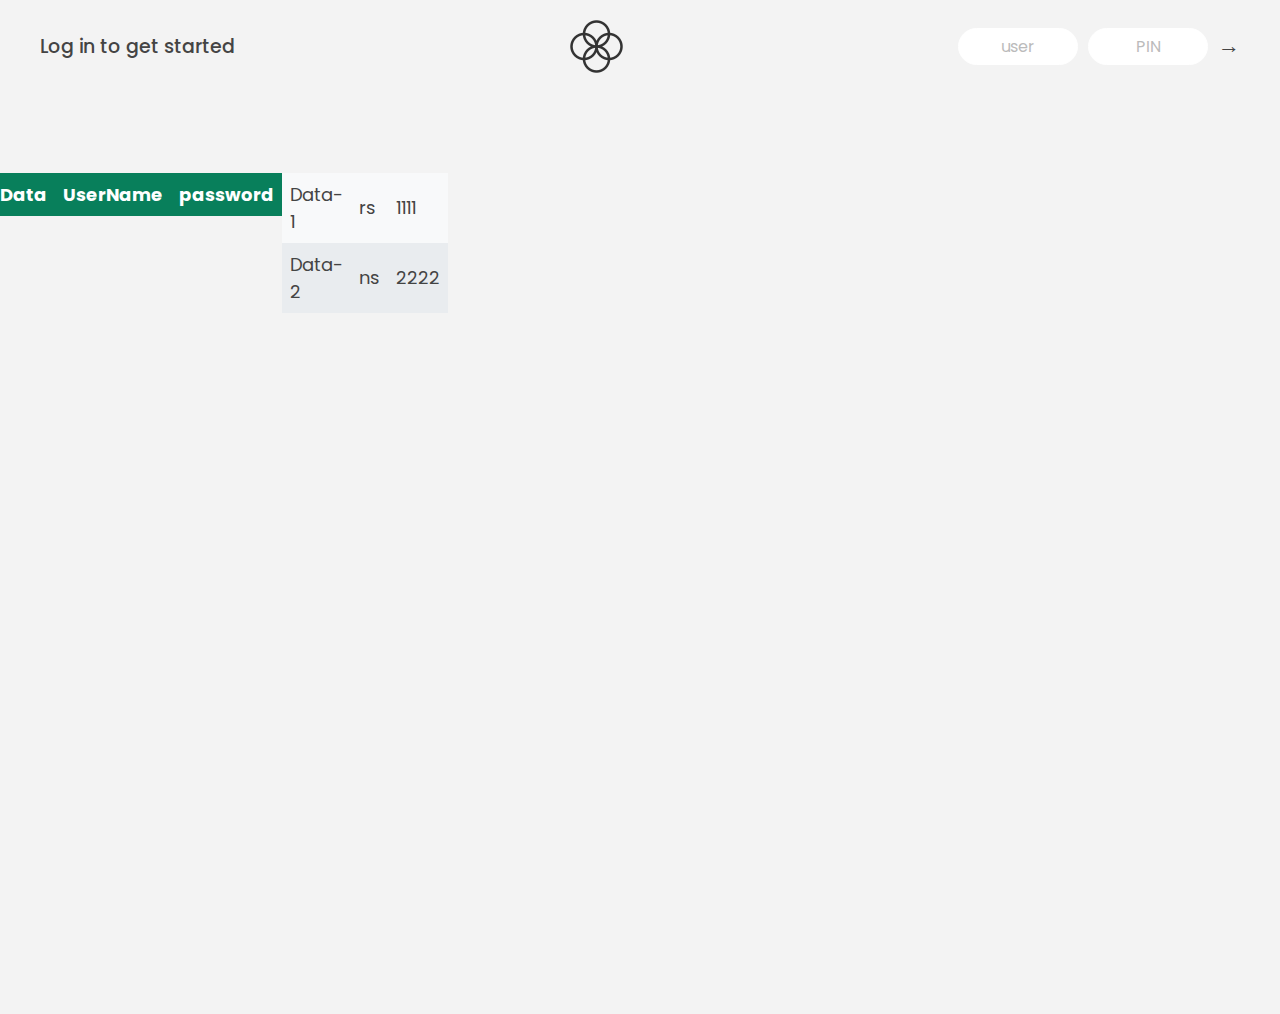
<file: Bankist-Application/index.html>
<!DOCTYPE html>
<html lang="en">
  <head>
    <meta charset="UTF-8" />
    <meta name="viewport" content="width=device-width />
    <meta http-equiv="X-UA-Compatible" content="ie=edge" />
    <link rel="shortcut icon" type="image/png" href="/icon.png" />

    <link
      href="https://fonts.googleapis.com/css?family=Poppins:400,500,600&display=swap"
      rel="stylesheet"
    />

    <link rel="stylesheet" href="style.css" />
    <title>Bankist</title>
  </head>
  <body>
    <!-- TOP NAVIGATION -->
    <nav>
      <p class="welcome">Log in to get started</p>
      <img src="logo.png" alt="Logo" class="logo" />
      <form class="login">
        <input
          type="text"
          placeholder="user"
          class="login__input login__input--user"
        />
        <!-- In practice, use type="password" -->
        <input
          type="text"
          placeholder="PIN"
          maxlength="4"
          class="login__input login__input--pin"
        />
        <button class="login__btn">&rarr;</button>
      </form>
    </nav>

    <table class="table-box">
      <thead>
        <th>Data</th>
        <th>UserName</th>
        <th>password</th>
      </thead>
      <tbody>
        <tr>
          <td>Data-1</td>
          <td>rs</td>
          <td>1111</td>
        </tr>
        <tr>
          <td>Data-2</td>
          <td>ns</td>
          <td>2222</td>
        </tr>
      </tbody>
    </table>

    <main class="app">
      <!-- BALANCE -->
      <div class="balance">
        <div>
          <p class="balance__label">Current balance</p>
          <p class="balance__date">
            As of <span class="date">05/03/2037</span>
          </p>
        </div>
        <p class="balance__value">0000€</p>
      </div>

      <!-- MOVEMENTS -->
      <div class="movements">
        <div class="movements__row">
          <div class="movements__type movements__type--deposit">2 deposit</div>
          <div class="movements__date">3 days ago</div>
          <div class="movements__value">4 000€</div>
        </div>
        <div class="movements__row">
          <div class="movements__type movements__type--withdrawal">
            1 withdrawal
          </div>
          <div class="movements__date">24/01/2037</div>
          <div class="movements__value">-378€</div>
        </div>
      </div>

      <!-- SUMMARY -->
      <div class="summary">
        <p class="summary__label">In</p>
        <p class="summary__value summary__value--in">0000€</p>
        <p class="summary__label">Out</p>
        <p class="summary__value summary__value--out">0000€</p>
        <p class="summary__label">Interest</p>
        <p class="summary__value summary__value--interest">0000€</p>
        <button class="btn--sort">&downarrow; SORT</button>
      </div>

      <!-- OPERATION: TRANSFERS -->
      <div class="operation operation--transfer">
        <h2>Transfer money</h2>
        <form class="form form--transfer">
          <input type="text" class="form__input form__input--to" />
          <input type="number" class="form__input form__input--amount" />
          <button class="form__btn form__btn--transfer">&rarr;</button>
          <label class="form__label">Transfer to</label>
          <label class="form__label">Amount</label>
        </form>
      </div>

      <!-- OPERATION: LOAN -->
      <div class="operation operation--loan">
        <h2>Request loan</h2>
        <form class="form form--loan">
          <input type="number" class="form__input form__input--loan-amount" />
          <button class="form__btn form__btn--loan">&rarr;</button>
          <label class="form__label form__label--loan">Amount</label>
        </form>
      </div>

      <!-- OPERATION: CLOSE -->
      <div class="operation operation--close">
        <h2>Close account</h2>
        <form class="form form--close">
          <input type="text" class="form__input form__input--user" />
          <input
            type="password"
            maxlength="6"
            class="form__input form__input--pin"
          />
          <button class="form__btn form__btn--close">&rarr;</button>
          <label class="form__label">Confirm user</label>
          <label class="form__label">Confirm PIN</label>
        </form>
      </div>

      <!-- LOGOUT TIMER -->
      <p class="logout-timer">
        You will be logged out in <span class="timer">05:00</span>
      </p>
    </main>

    <!-- <footer>
      &copy; by Jonas Schmedtmann. Don't claim as your own :)
    </footer> -->

    <script src="script.js"></script>
  </body>
</html>
</file>
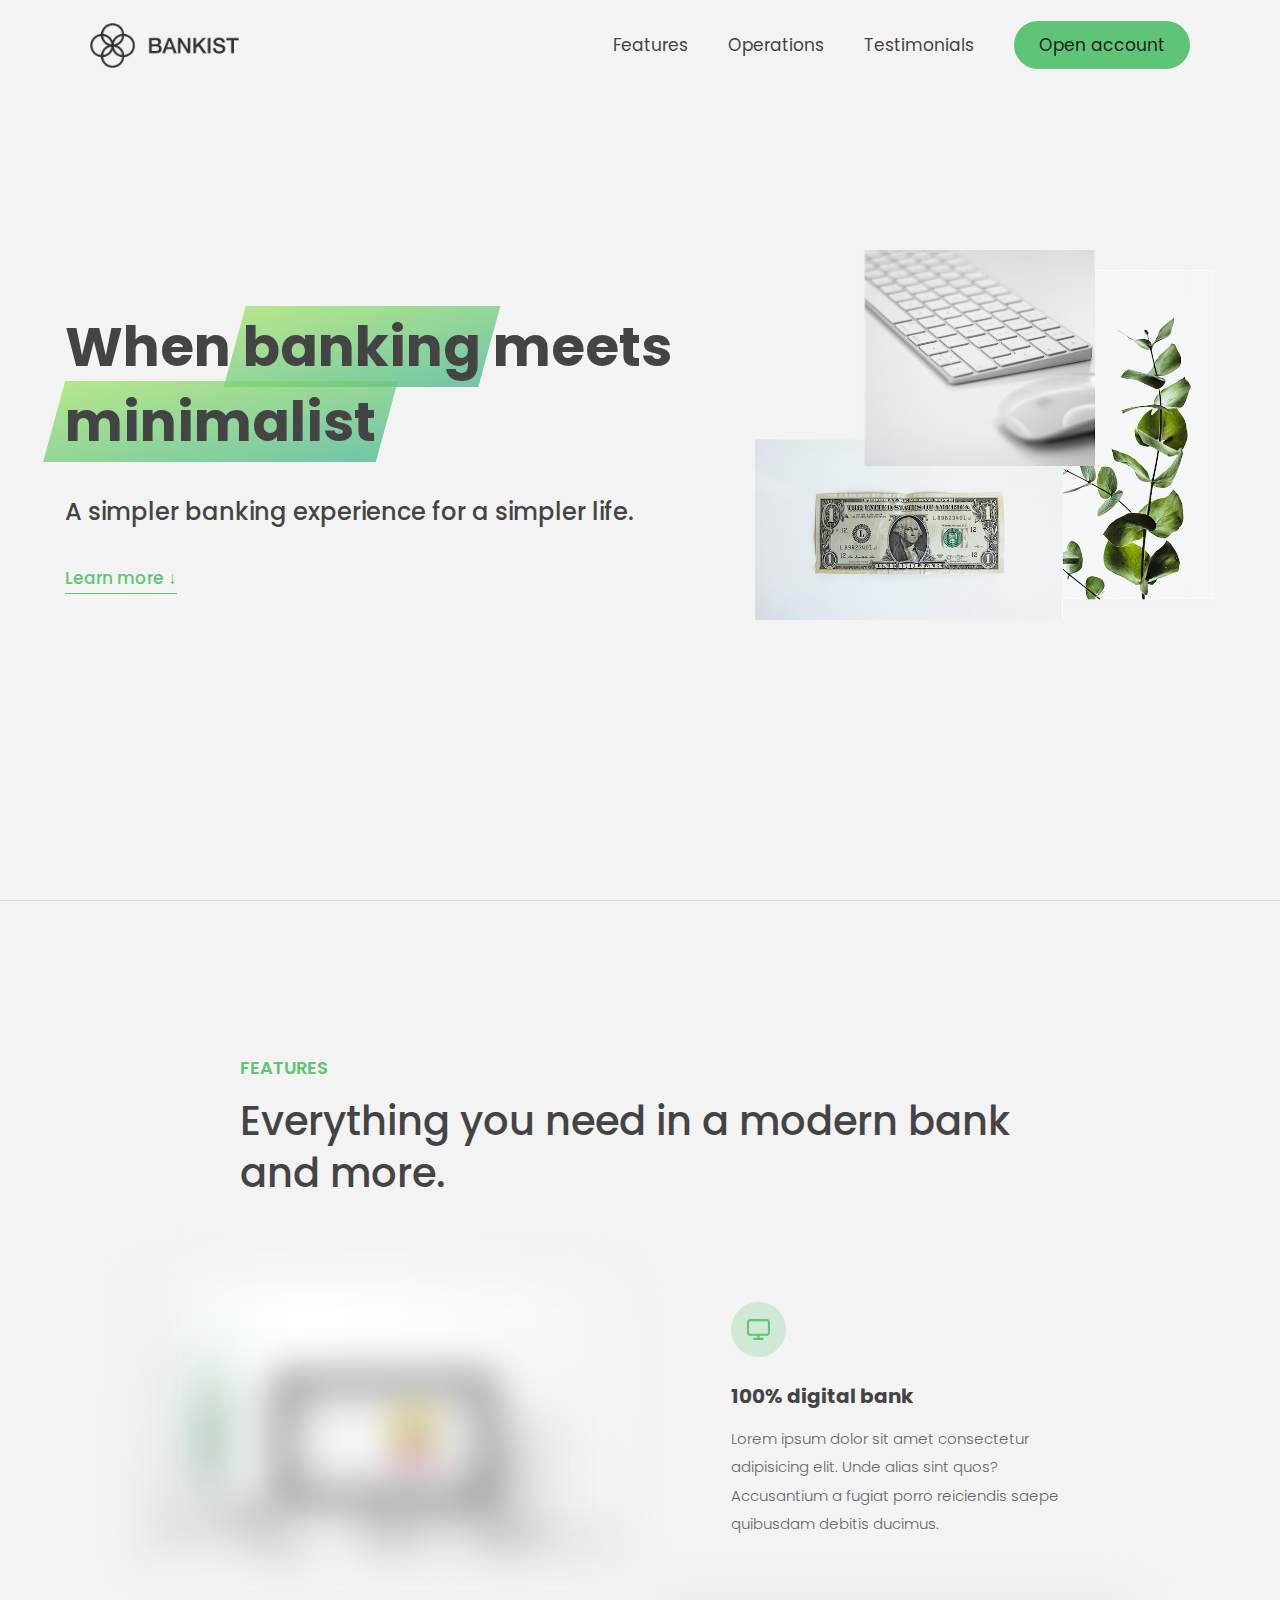
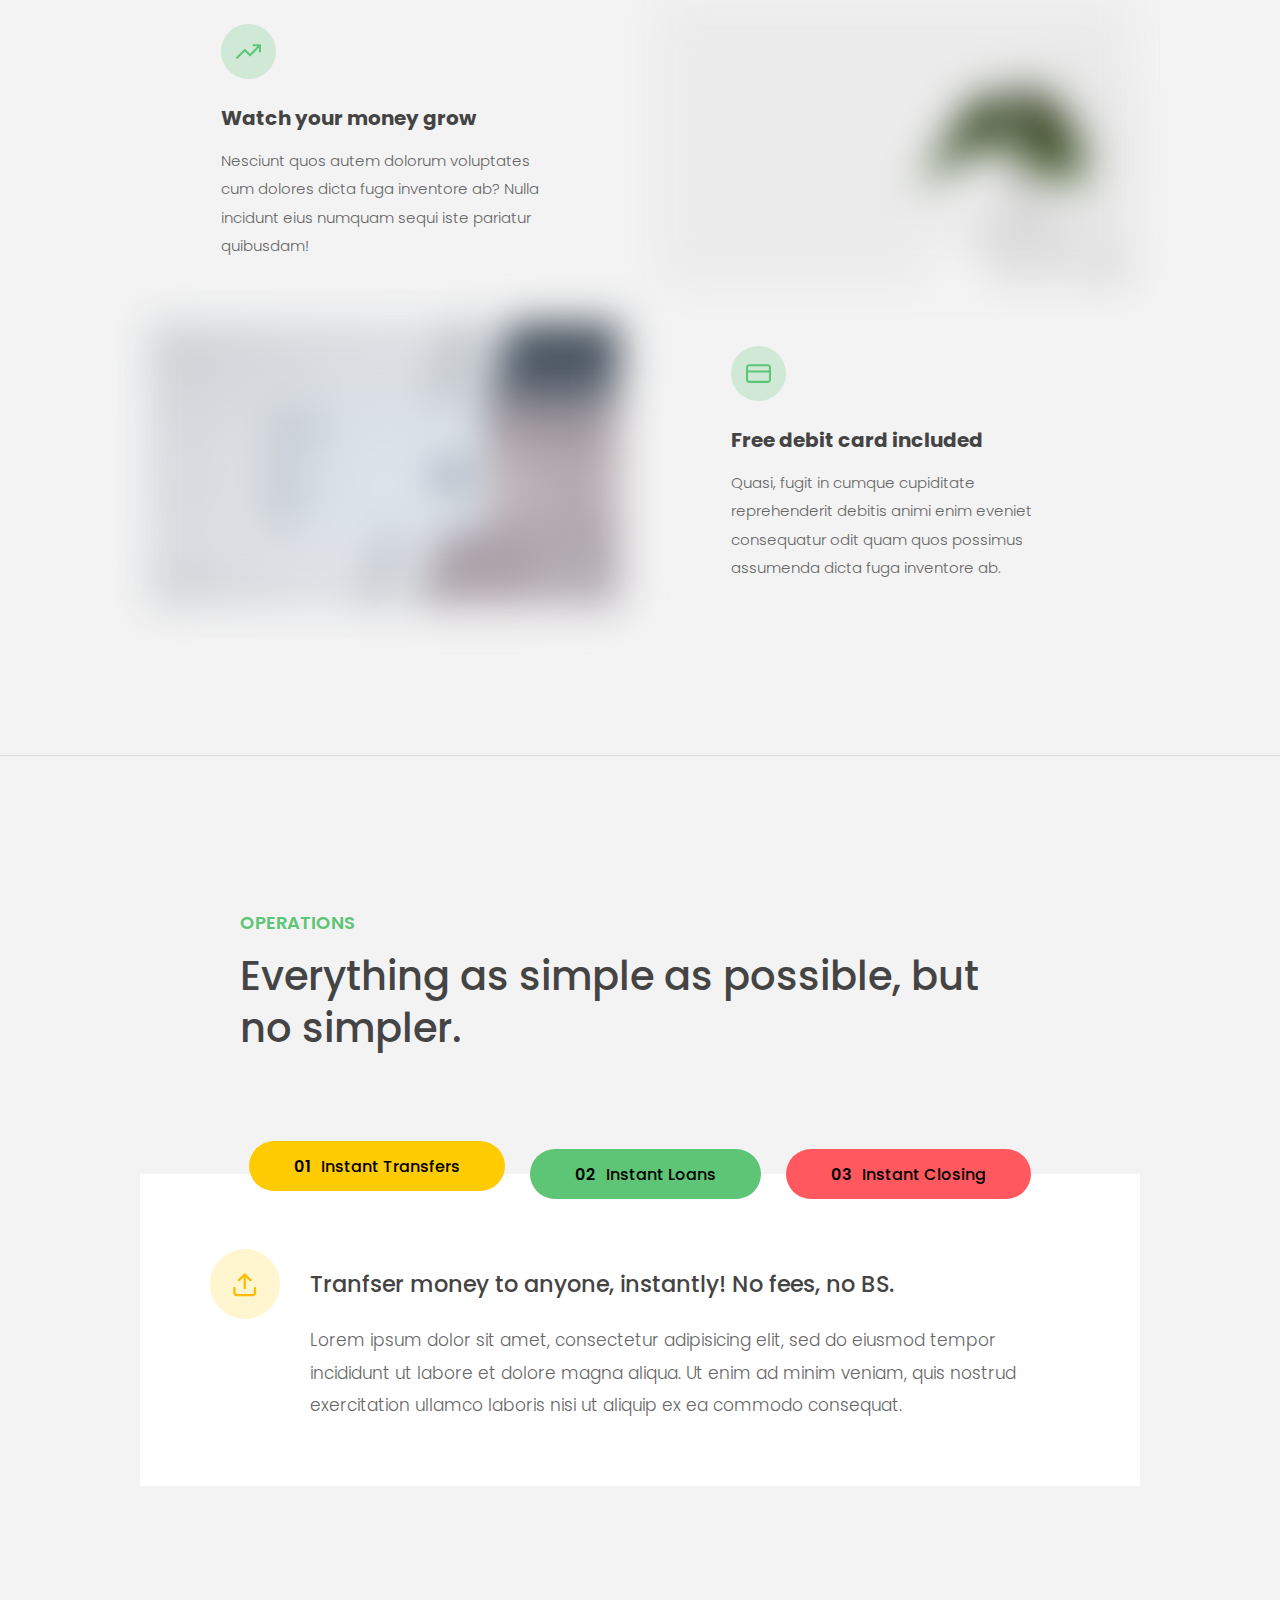
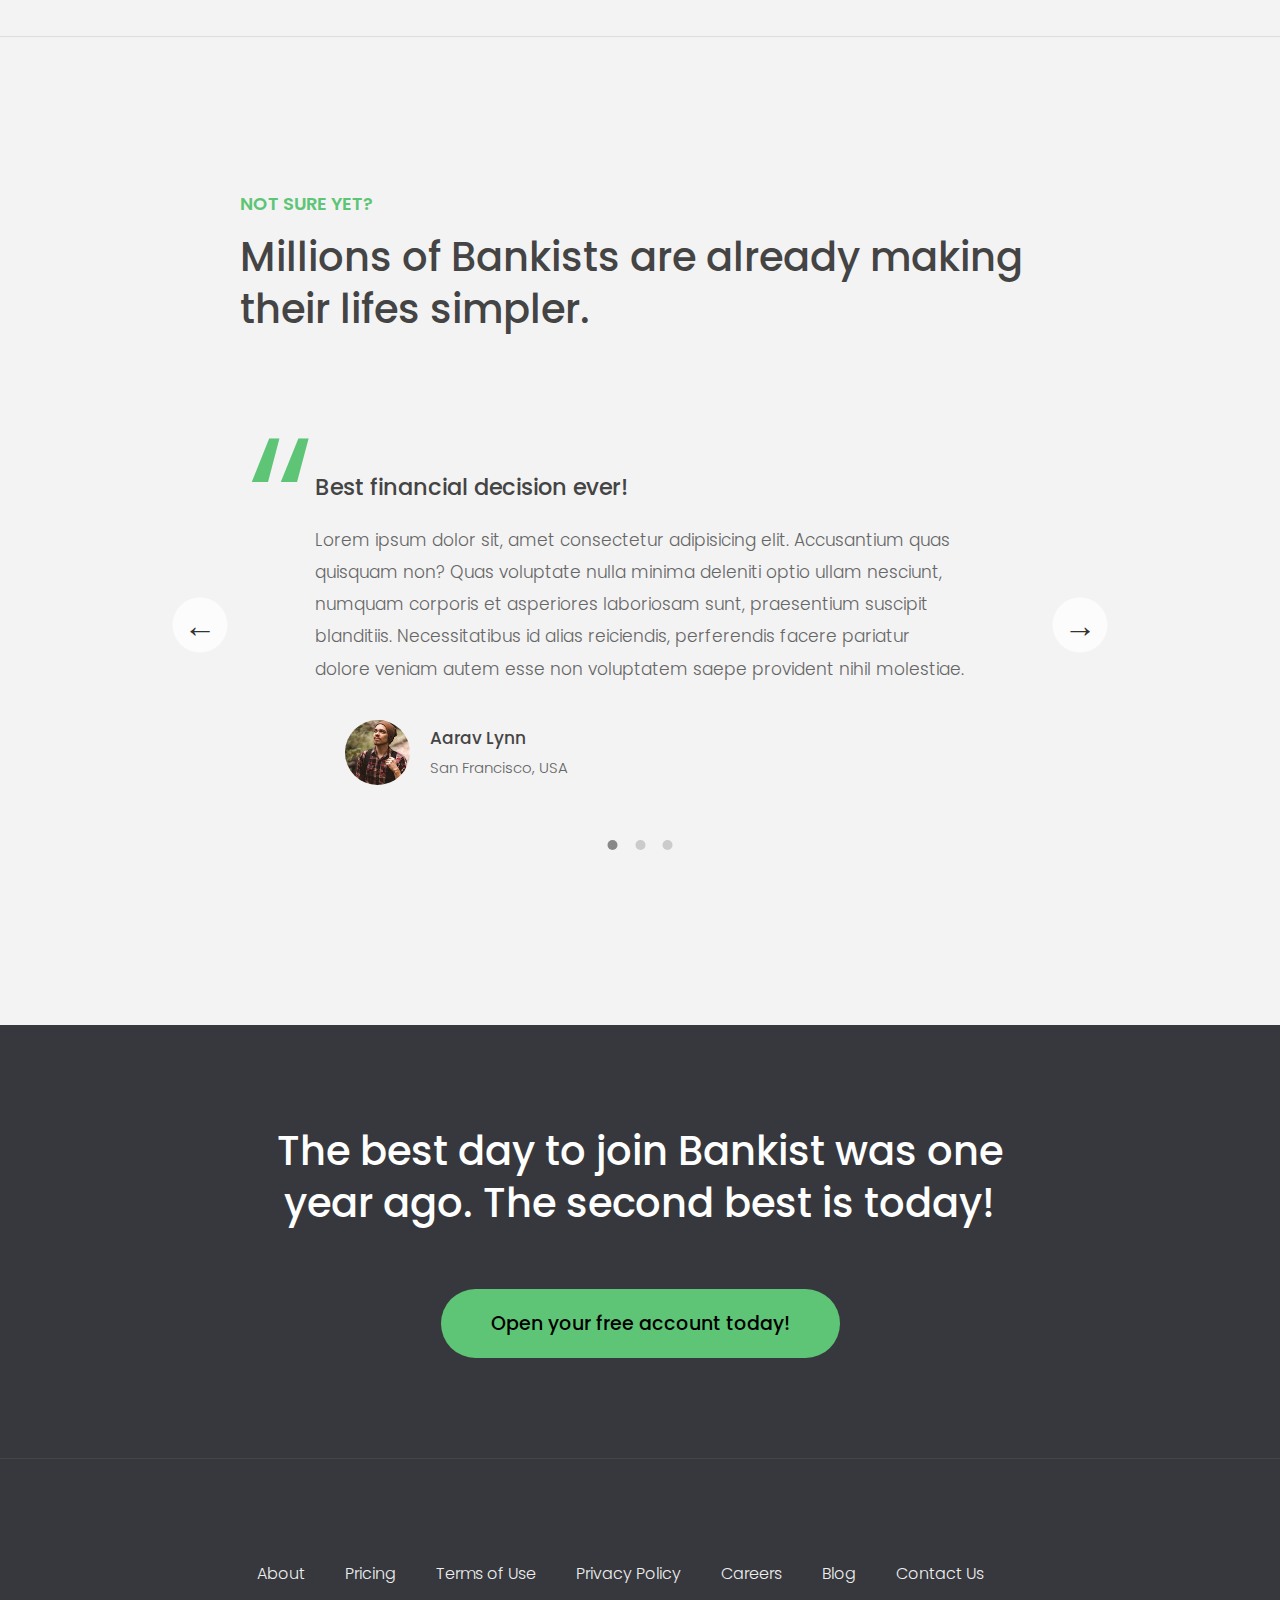
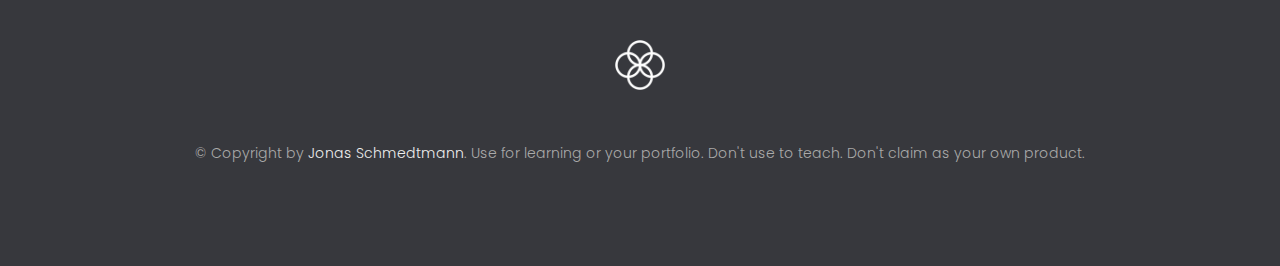
<file: Bankist-Landing-Page/index.html>
<!DOCTYPE html>
<html lang="en">
  <head>
    <meta charset="UTF-8" />
    <meta name="viewport" content="width=device-width, initial-scale=1.0" />
    <meta http-equiv="X-UA-Compatible" content="ie=edge" />
    <link rel="shortcut icon" type="image/png" href="img/icon.png" />

    <link
      href="https://fonts.googleapis.com/css?family=Poppins:300,400,500,600&display=swap"
      rel="stylesheet"
    />
    <link rel="stylesheet" href="style.css" />
    <title>Bankist | When Banking meets Minimalist</title>
  </head>
  <body>
    <header class="header">
      <nav class="nav">
        <img
          src="img/logo.png"
          alt="Bankist logo"
          class="nav__logo"
          id="logo"
        />
        <ul class="nav__links">
          <li class="nav__item">
            <a class="nav__link" href="#section--1">Features</a>
          </li>
          <li class="nav__item">
            <a class="nav__link" href="#section--2">Operations</a>
          </li>
          <li class="nav__item">
            <a class="nav__link" href="#section--3">Testimonials</a>
          </li>
          <li class="nav__item">
            <a class="nav__link nav__link--btn btn--show-modal" href="#"
              >Open account</a
            >
          </li>
        </ul>
      </nav>

      <div class="header__title">
        <h1>
          When
          <!-- Green highlight effect -->
          <span class="highlight">banking</span>
          meets<br />
          <span class="highlight">minimalist</span>
        </h1>
        <h4>A simpler banking experience for a simpler life.</h4>
        <button class="btn--text btn--scroll-to">Learn more &DownArrow;</button>
        <img
          src="img/hero.png"
          class="header__img"
          alt="Minimalist bank items"
        />
      </div>
    </header>

    <section class="section" id="section--1">
      <div class="section__title">
        <h2 class="section__description">Features</h2>
        <h3 class="section__header">
          Everything you need in a modern bank and more.
        </h3>
      </div>

      <div class="features">
        <img
          src="img/digital-lazy.jpg"
          data-src="img/digital.jpg"
          alt="Computer"
          class="features__img lazy-img"
        />
        <div class="features__feature">
          <div class="features__icon">
            <svg>
              <use xlink:href="img/icons.svg#icon-monitor"></use>
            </svg>
          </div>
          <h5 class="features__header">100% digital bank</h5>
          <p>
            Lorem ipsum dolor sit amet consectetur adipisicing elit. Unde alias
            sint quos? Accusantium a fugiat porro reiciendis saepe quibusdam
            debitis ducimus.
          </p>
        </div>

        <div class="features__feature">
          <div class="features__icon">
            <svg>
              <use xlink:href="img/icons.svg#icon-trending-up"></use>
            </svg>
          </div>
          <h5 class="features__header">Watch your money grow</h5>
          <p>
            Nesciunt quos autem dolorum voluptates cum dolores dicta fuga
            inventore ab? Nulla incidunt eius numquam sequi iste pariatur
            quibusdam!
          </p>
        </div>
        <img
          src="img/grow-lazy.jpg"
          data-src="img/grow.jpg"
          alt="Plant"
          class="features__img lazy-img"
        />

        <img
          src="img/card-lazy.jpg"
          data-src="img/card.jpg"
          alt="Credit card"
          class="features__img lazy-img"
        />
        <div class="features__feature">
          <div class="features__icon">
            <svg>
              <use xlink:href="img/icons.svg#icon-credit-card"></use>
            </svg>
          </div>
          <h5 class="features__header">Free debit card included</h5>
          <p>
            Quasi, fugit in cumque cupiditate reprehenderit debitis animi enim
            eveniet consequatur odit quam quos possimus assumenda dicta fuga
            inventore ab.
          </p>
        </div>
      </div>
    </section>

    <section class="section" id="section--2">
      <div class="section__title">
        <h2 class="section__description">Operations</h2>
        <h3 class="section__header">
          Everything as simple as possible, but no simpler.
        </h3>
      </div>

      <div class="operations">
        <div class="operations__tab-container">
          <button
            class="btn operations__tab operations__tab--1 operations__tab--active"
            data-tab="1"
          >
            <span>01</span>Instant Transfers
          </button>
          <button class="btn operations__tab operations__tab--2" data-tab="2">
            <span>02</span>Instant Loans
          </button>
          <button class="btn operations__tab operations__tab--3" data-tab="3">
            <span>03</span>Instant Closing
          </button>
        </div>
        <div
          class="operations__content operations__content--1 operations__content--active"
        >
          <div class="operations__icon operations__icon--1">
            <svg>
              <use xlink:href="img/icons.svg#icon-upload"></use>
            </svg>
          </div>
          <h5 class="operations__header">
            Tranfser money to anyone, instantly! No fees, no BS.
          </h5>
          <p>
            Lorem ipsum dolor sit amet, consectetur adipisicing elit, sed do
            eiusmod tempor incididunt ut labore et dolore magna aliqua. Ut enim
            ad minim veniam, quis nostrud exercitation ullamco laboris nisi ut
            aliquip ex ea commodo consequat.
          </p>
        </div>

        <div class="operations__content operations__content--2">
          <div class="operations__icon operations__icon--2">
            <svg>
              <use xlink:href="img/icons.svg#icon-home"></use>
            </svg>
          </div>
          <h5 class="operations__header">
            Buy a home or make your dreams come true, with instant loans.
          </h5>
          <p>
            Duis aute irure dolor in reprehenderit in voluptate velit esse
            cillum dolore eu fugiat nulla pariatur. Excepteur sint occaecat
            cupidatat non proident, sunt in culpa qui officia deserunt mollit
            anim id est laborum.
          </p>
        </div>
        <div class="operations__content operations__content--3">
          <div class="operations__icon operations__icon--3">
            <svg>
              <use xlink:href="img/icons.svg#icon-user-x"></use>
            </svg>
          </div>
          <h5 class="operations__header">
            No longer need your account? No problem! Close it instantly.
          </h5>
          <p>
            Excepteur sint occaecat cupidatat non proident, sunt in culpa qui
            officia deserunt mollit anim id est laborum. Ut enim ad minim
            veniam, quis nostrud exercitation ullamco laboris nisi ut aliquip ex
            ea commodo consequat.
          </p>
        </div>
      </div>
    </section>

    <section class="section" id="section--3">
      <div class="section__title section__title--testimonials">
        <h2 class="section__description">Not sure yet?</h2>
        <h3 class="section__header">
          Millions of Bankists are already making their lifes simpler.
        </h3>
      </div>

      <div class="slider">
        <div class="slide slide--1">
          <div class="testimonial">
            <h5 class="testimonial__header">Best financial decision ever!</h5>
            <blockquote class="testimonial__text">
              Lorem ipsum dolor sit, amet consectetur adipisicing elit.
              Accusantium quas quisquam non? Quas voluptate nulla minima
              deleniti optio ullam nesciunt, numquam corporis et asperiores
              laboriosam sunt, praesentium suscipit blanditiis. Necessitatibus
              id alias reiciendis, perferendis facere pariatur dolore veniam
              autem esse non voluptatem saepe provident nihil molestiae.
            </blockquote>
            <address class="testimonial__author">
              <img src="img/user-1.jpg" alt="" class="testimonial__photo" />
              <h6 class="testimonial__name">Aarav Lynn</h6>
              <p class="testimonial__location">San Francisco, USA</p>
            </address>
          </div>
        </div>

        <div class="slide slide--2">
          <div class="testimonial">
            <h5 class="testimonial__header">
              The last step to becoming a complete minimalist
            </h5>
            <blockquote class="testimonial__text">
              Quisquam itaque deserunt ullam, quia ea repellendus provident,
              ducimus neque ipsam modi voluptatibus doloremque, corrupti
              laborum. Incidunt numquam perferendis veritatis neque repellendus.
              Lorem, ipsum dolor sit amet consectetur adipisicing elit. Illo
              deserunt exercitationem deleniti.
            </blockquote>
            <address class="testimonial__author">
              <img src="img/user-2.jpg" alt="" class="testimonial__photo" />
              <h6 class="testimonial__name">Miyah Miles</h6>
              <p class="testimonial__location">London, UK</p>
            </address>
          </div>
        </div>

        <div class="slide slide--3">
          <div class="testimonial">
            <h5 class="testimonial__header">
              Finally free from old-school banks
            </h5>
            <blockquote class="testimonial__text">
              Debitis, nihil sit minus suscipit magni aperiam vel tenetur
              incidunt commodi architecto numquam omnis nulla autem,
              necessitatibus blanditiis modi similique quidem. Odio aliquam
              culpa dicta beatae quod maiores ipsa minus consequatur error sunt,
              deleniti saepe aliquid quos inventore sequi. Necessitatibus id
              alias reiciendis, perferendis facere.
            </blockquote>
            <address class="testimonial__author">
              <img src="img/user-3.jpg" alt="" class="testimonial__photo" />
              <h6 class="testimonial__name">Francisco Gomes</h6>
              <p class="testimonial__location">Lisbon, Portugal</p>
            </address>
          </div>
        </div>

        <!-- 
        <div class="slide"><img src="img/img-1.jpg" alt="Photo 1" /></div>
        <div class="slide"><img src="img/img-2.jpg" alt="Photo 2" /></div>
        <div class="slide"><img src="img/img-3.jpg" alt="Photo 3" /></div>
        <div class="slide"><img src="img/img-4.jpg" alt="Photo 4" /></div> -->
        <button class="slider__btn slider__btn--left">&larr;</button>
        <button class="slider__btn slider__btn--right">&rarr;</button>
        <div class="dots"></div>
      </div>
    </section>

    <section class="section section--sign-up">
      <div class="section__title">
        <h3 class="section__header">
          The best day to join Bankist was one year ago. The second best is
          today!
        </h3>
      </div>
      <button class="btn btn--show-modal">Open your free account today!</button>
    </section>

    <footer class="footer">
      <ul class="footer__nav">
        <li class="footer__item">
          <a class="footer__link" href="#">About</a>
        </li>
        <li class="footer__item">
          <a class="footer__link" href="#">Pricing</a>
        </li>
        <li class="footer__item">
          <a class="footer__link" href="#">Terms of Use</a>
        </li>
        <li class="footer__item">
          <a class="footer__link" href="#">Privacy Policy</a>
        </li>
        <li class="footer__item">
          <a class="footer__link" href="#">Careers</a>
        </li>
        <li class="footer__item">
          <a class="footer__link" href="#">Blog</a>
        </li>
        <li class="footer__item">
          <a class="footer__link" href="#">Contact Us</a>
        </li>
      </ul>
      <img src="img/icon.png" alt="Logo" class="footer__logo" />
      <p class="footer__copyright">
        &copy; Copyright by
        <a
          class="footer__link twitter-link"
          target="_blank"
          href="https://twitter.com/jonasschmedtman"
          >Jonas Schmedtmann</a
        >. Use for learning or your portfolio. Don't use to teach. Don't claim
        as your own product.
      </p>
    </footer>

    <div class="modal hidden">
      <button class="btn--close-modal">&times;</button>
      <h2 class="modal__header">
        Open your bank account <br />
        in just <span class="highlight">5 minutes</span>
      </h2>
      <form class="modal__form">
        <label>First Name</label>
        <input type="text" />
        <label>Last Name</label>
        <input type="text" />
        <label>Email Address</label>
        <input type="email" />
        <button class="btn">Next step &rarr;</button>
      </form>
    </div>
    <div class="overlay hidden"></div>

    <script src="script.js"></script>
  </body>
</html>
</file>
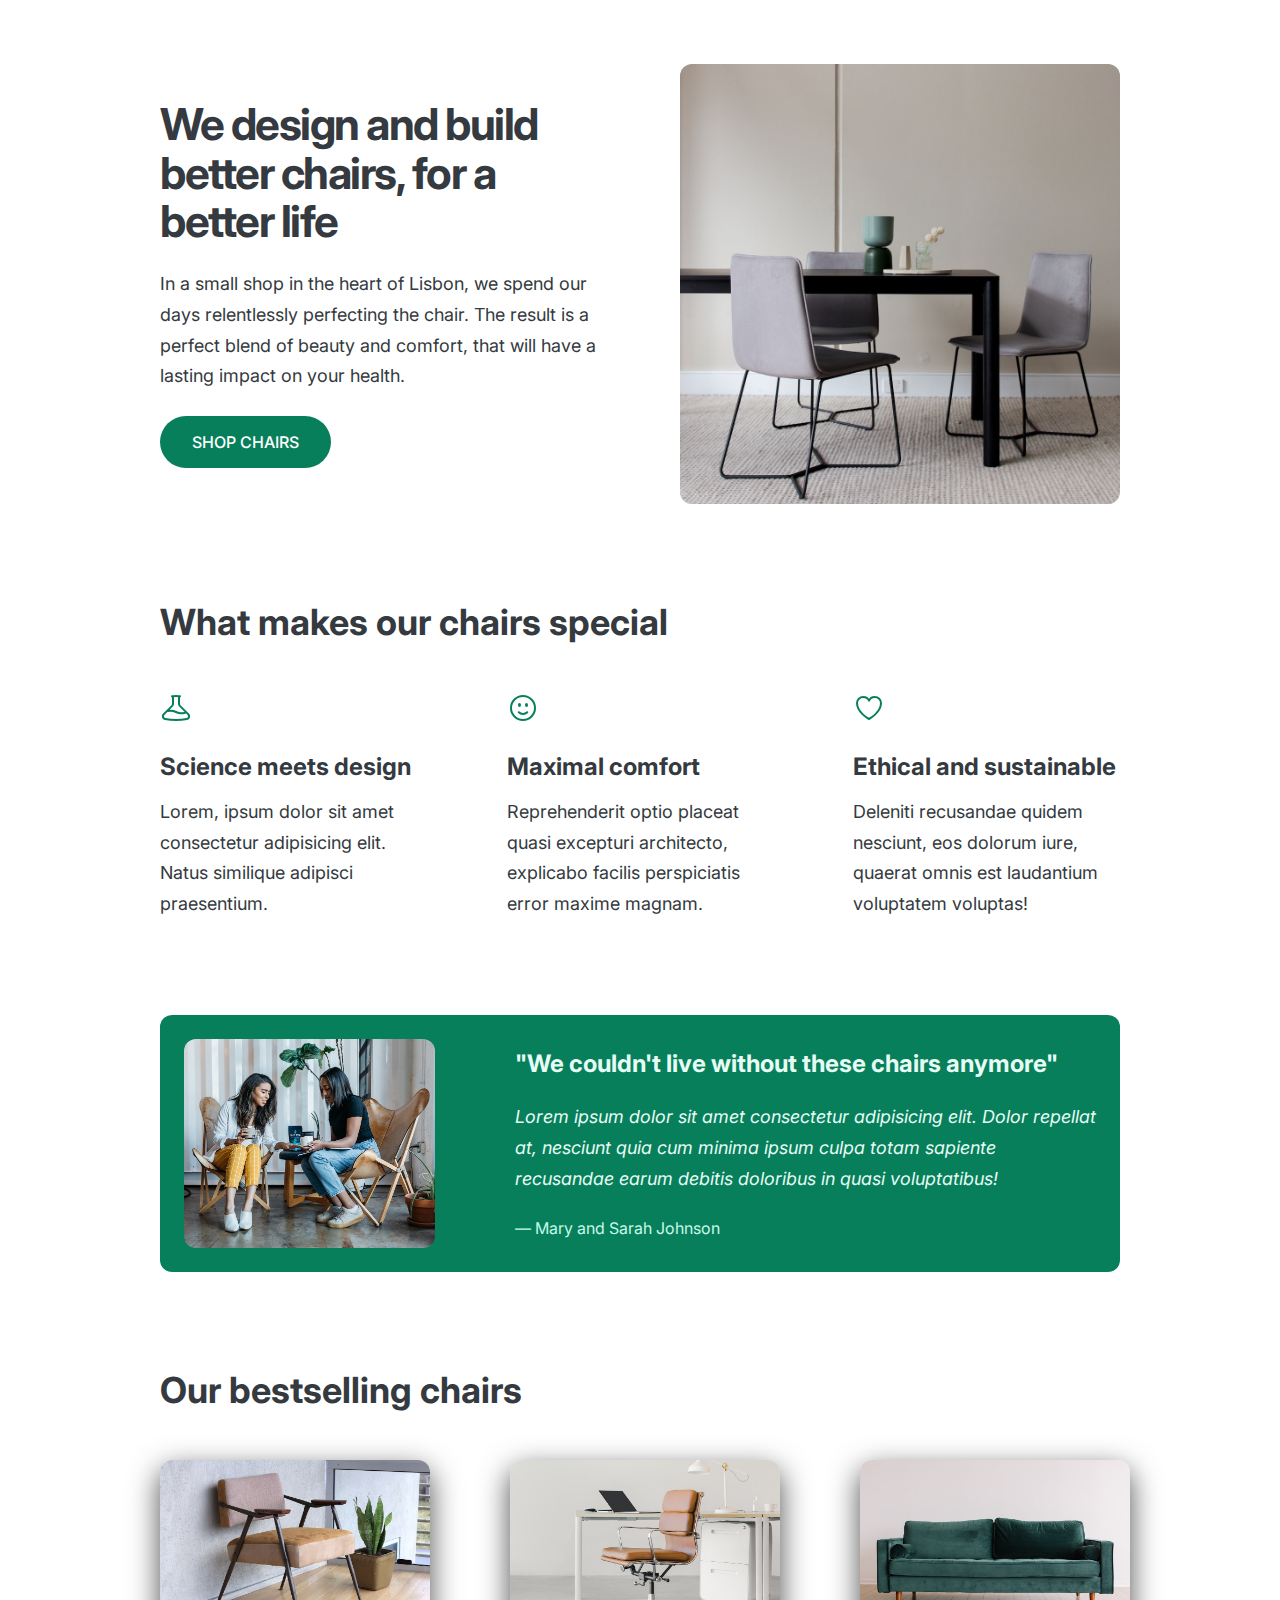
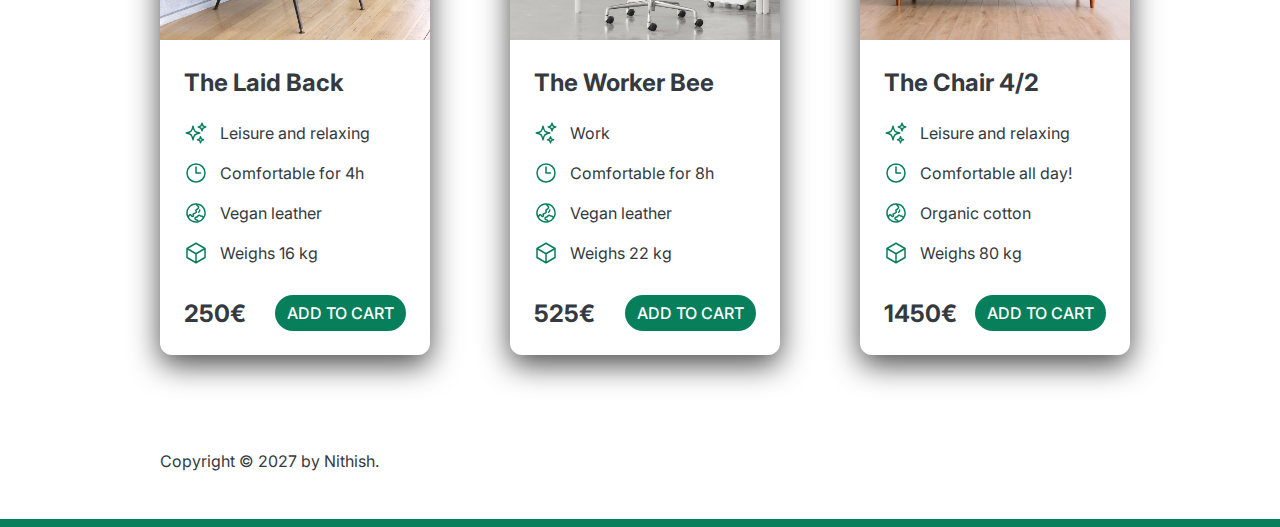
<file: Chair-Shop/index.html>
<!DOCTYPE html>
<html lang="en">
  <head>
    <meta charset="UTF-8" />
    <meta http-equiv="X-UA-Compatible" content="IE=edge" />
    <meta name="viewport" content="width=device-width, initial-scale=1.0" />
    <link rel="preconnect" href="https://fonts.googleapis.com" />
    <link rel="preconnect" href="https://fonts.gstatic.com" crossorigin />
    <link
      href="https://fonts.googleapis.com/css2?family=Inter:wght@400;500;600;700&display=swap"
      rel="stylesheet"
    />
    <link rel="stylesheet" href="style.css" />
    <title>Lisbon Chair Shop</title>
  </head>
  <body>
    <div class="container">
      <header>
        <div class="header-text-box">
          <h1>We design and build better chairs, for a better life</h1>
          <p class="header-text">
            In a small shop in the heart of Lisbon, we spend our days
            relentlessly perfecting the chair. The result is a perfect blend of
            beauty and comfort, that will have a lasting impact on your health.
          </p>
          <a class="btn btn--big" href="#"> Shop chairs</a>
        </div>
        <img src="hero.jpg" alt="Photo" />
      </header>

      <section>
        <h2>What makes our chairs special</h2>
        <div class="grid-3-cols">
          <div>
            <svg
              xmlns="http://www.w3.org/2000/svg"
              fill="none"
              viewBox="0 0 24 24"
              stroke-width="1.5"
              stroke="currentColor"
              class="features-icon"
            >
              <path
                stroke-linecap="round"
                stroke-linejoin="round"
                d="M9.75 3.104v5.714a2.25 2.25 0 0 1-.659 1.591L5 14.5M9.75 3.104c-.251.023-.501.05-.75.082m.75-.082a24.301 24.301 0 0 1 4.5 0m0 0v5.714c0 .597.237 1.17.659 1.591L19.8 15.3M14.25 3.104c.251.023.501.05.75.082M19.8 15.3l-1.57.393A9.065 9.065 0 0 1 12 15a9.065 9.065 0 0 0-6.23-.693L5 14.5m14.8.8 1.402 1.402c1.232 1.232.65 3.318-1.067 3.611A48.309 48.309 0 0 1 12 21c-2.773 0-5.491-.235-8.135-.687-1.718-.293-2.3-2.379-1.067-3.61L5 14.5"
              />
            </svg>

            <p class="features-title"><strong>Science meets design</strong></p>
            <p class="features-text">
              Lorem, ipsum dolor sit amet consectetur adipisicing elit. Natus
              similique adipisci praesentium.
            </p>
          </div>

          <div>
            <svg
              xmlns="http://www.w3.org/2000/svg"
              fill="none"
              viewBox="0 0 24 24"
              stroke-width="1.5"
              stroke="currentColor"
              class="features-icon"
            >
              <path
                stroke-linecap="round"
                stroke-linejoin="round"
                d="M15.182 15.182a4.5 4.5 0 0 1-6.364 0M21 12a9 9 0 1 1-18 0 9 9 0 0 1 18 0ZM9.75 9.75c0 .414-.168.75-.375.75S9 10.164 9 9.75 9.168 9 9.375 9s.375.336.375.75Zm-.375 0h.008v.015h-.008V9.75Zm5.625 0c0 .414-.168.75-.375.75s-.375-.336-.375-.75.168-.75.375-.75.375.336.375.75Zm-.375 0h.008v.015h-.008V9.75Z"
              />
            </svg>

            <p class="features-title">
              <strong>Maximal comfort</strong>
            </p>
            <p class="features-text">
              Reprehenderit optio placeat quasi excepturi architecto, explicabo
              facilis perspiciatis error maxime magnam.
            </p>
          </div>

          <div>
            <svg
              xmlns="http://www.w3.org/2000/svg"
              fill="none"
              viewBox="0 0 24 24"
              stroke-width="1.5"
              stroke="currentColor"
              class="features-icon"
            >
              <path
                stroke-linecap="round"
                stroke-linejoin="round"
                d="M21 8.25c0-2.485-2.099-4.5-4.688-4.5-1.935 0-3.597 1.126-4.312 2.733-.715-1.607-2.377-2.733-4.313-2.733C5.1 3.75 3 5.765 3 8.25c0 7.22 9 12 9 12s9-4.78 9-12Z"
              />
            </svg>

            <p class="features-title">
              <strong>Ethical and sustainable</strong>
            </p>
            <p class="features-text">
              Deleniti recusandae quidem nesciunt, eos dolorum iure, quaerat
              omnis est laudantium voluptatem voluptas!
            </p>
          </div>
        </div>
      </section>

      <section class="testimonial-section">
        <div class="grid-3-cols">
          <img src="customers.jpg" alt="People sitting on chairs" />
          <div class="testimonial-box">
            <h2>"We couldn't live without these chairs anymore"</h2>
            <blockquote class="testimonial-text">
              Lorem ipsum dolor sit amet consectetur adipisicing elit. Dolor
              repellat at, nesciunt quia cum minima ipsum culpa totam sapiente
              recusandae earum debitis doloribus in quasi voluptatibus!
            </blockquote>
            <p class="testimonial-author">&mdash; Mary and Sarah Johnson</p>
          </div>
        </div>
      </section>

      <section>
        <h2>Our bestselling chairs</h2>
        <div class="grid-3-cols">
          <figure class="chair">
            <img src="chair-1.jpg" alt="Chair" />
            <div class="chair-box">
              <h3>The Laid Back</h3>
              <ul class="chair-details">
                <li>
                  <svg
                    xmlns="http://www.w3.org/2000/svg"
                    fill="none"
                    viewBox="0 0 24 24"
                    stroke-width="1.5"
                    stroke="currentColor"
                    class="chair-icon"
                  >
                    <path
                      stroke-linecap="round"
                      stroke-linejoin="round"
                      d="M9.813 15.904 9 18.75l-.813-2.846a4.5 4.5 0 0 0-3.09-3.09L2.25 12l2.846-.813a4.5 4.5 0 0 0 3.09-3.09L9 5.25l.813 2.846a4.5 4.5 0 0 0 3.09 3.09L15.75 12l-2.846.813a4.5 4.5 0 0 0-3.09 3.09ZM18.259 8.715 18 9.75l-.259-1.035a3.375 3.375 0 0 0-2.455-2.456L14.25 6l1.036-.259a3.375 3.375 0 0 0 2.455-2.456L18 2.25l.259 1.035a3.375 3.375 0 0 0 2.456 2.456L21.75 6l-1.035.259a3.375 3.375 0 0 0-2.456 2.456ZM16.894 20.567 16.5 21.75l-.394-1.183a2.25 2.25 0 0 0-1.423-1.423L13.5 18.75l1.183-.394a2.25 2.25 0 0 0 1.423-1.423l.394-1.183.394 1.183a2.25 2.25 0 0 0 1.423 1.423l1.183.394-1.183.394a2.25 2.25 0 0 0-1.423 1.423Z"
                    />
                  </svg>

                  <!-- Span is a generic INLINE text element, it doesn't have any meaning. It's like a div element, but inline -->
                  <span>Leisure and relaxing</span>
                </li>
                <li>
                  <svg
                    xmlns="http://www.w3.org/2000/svg"
                    fill="none"
                    viewBox="0 0 24 24"
                    stroke-width="1.5"
                    stroke="currentColor"
                    class="chair-icon"
                  >
                    <path
                      stroke-linecap="round"
                      stroke-linejoin="round"
                      d="M12 6v6h4.5m4.5 0a9 9 0 1 1-18 0 9 9 0 0 1 18 0Z"
                    />
                  </svg>

                  <span>Comfortable for 4h</span>
                </li>
                <li>
                  <svg
                    xmlns="http://www.w3.org/2000/svg"
                    fill="none"
                    viewBox="0 0 24 24"
                    stroke-width="1.5"
                    stroke="currentColor"
                    class="chair-icon"
                  >
                    <path
                      stroke-linecap="round"
                      stroke-linejoin="round"
                      d="M12.75 3.03v.568c0 .334.148.65.405.864l1.068.89c.442.369.535 1.01.216 1.49l-.51.766a2.25 2.25 0 0 1-1.161.886l-.143.048a1.107 1.107 0 0 0-.57 1.664c.369.555.169 1.307-.427 1.605L9 13.125l.423 1.059a.956.956 0 0 1-1.652.928l-.679-.906a1.125 1.125 0 0 0-1.906.172L4.5 15.75l-.612.153M12.75 3.031a9 9 0 0 0-8.862 12.872M12.75 3.031a9 9 0 0 1 6.69 14.036m0 0-.177-.529A2.25 2.25 0 0 0 17.128 15H16.5l-.324-.324a1.453 1.453 0 0 0-2.328.377l-.036.073a1.586 1.586 0 0 1-.982.816l-.99.282c-.55.157-.894.702-.8 1.267l.073.438c.08.474.49.821.97.821.846 0 1.598.542 1.865 1.345l.215.643m5.276-3.67a9.012 9.012 0 0 1-5.276 3.67m0 0a9 9 0 0 1-10.275-4.835M15.75 9c0 .896-.393 1.7-1.016 2.25"
                    />
                  </svg>

                  <span>Vegan leather</span>
                </li>
                <li>
                  <svg
                    xmlns="http://www.w3.org/2000/svg"
                    fill="none"
                    viewBox="0 0 24 24"
                    stroke-width="1.5"
                    stroke="currentColor"
                    class="chair-icon"
                  >
                    <path
                      stroke-linecap="round"
                      stroke-linejoin="round"
                      d="m21 7.5-9-5.25L3 7.5m18 0-9 5.25m9-5.25v9l-9 5.25M3 7.5l9 5.25M3 7.5v9l9 5.25m0-9v9"
                    />
                  </svg>

                  <span>Weighs 16 kg</span>
                </li>
              </ul>
              <div class="chair-price">
                <strong>250€</strong>
                <a href="#" class="btn btn--small">Add to cart</a>
              </div>
            </div>
          </figure>

          <figure class="chair">
            <img src="chair-2.jpg" alt="Chair" />
            <div class="chair-box">
              <h3>The Worker Bee</h3>
              <ul class="chair-details">
                <li>
                  <svg
                    xmlns="http://www.w3.org/2000/svg"
                    fill="none"
                    viewBox="0 0 24 24"
                    stroke-width="1.5"
                    stroke="currentColor"
                    class="chair-icon"
                  >
                    <path
                      stroke-linecap="round"
                      stroke-linejoin="round"
                      d="M9.813 15.904 9 18.75l-.813-2.846a4.5 4.5 0 0 0-3.09-3.09L2.25 12l2.846-.813a4.5 4.5 0 0 0 3.09-3.09L9 5.25l.813 2.846a4.5 4.5 0 0 0 3.09 3.09L15.75 12l-2.846.813a4.5 4.5 0 0 0-3.09 3.09ZM18.259 8.715 18 9.75l-.259-1.035a3.375 3.375 0 0 0-2.455-2.456L14.25 6l1.036-.259a3.375 3.375 0 0 0 2.455-2.456L18 2.25l.259 1.035a3.375 3.375 0 0 0 2.456 2.456L21.75 6l-1.035.259a3.375 3.375 0 0 0-2.456 2.456ZM16.894 20.567 16.5 21.75l-.394-1.183a2.25 2.25 0 0 0-1.423-1.423L13.5 18.75l1.183-.394a2.25 2.25 0 0 0 1.423-1.423l.394-1.183.394 1.183a2.25 2.25 0 0 0 1.423 1.423l1.183.394-1.183.394a2.25 2.25 0 0 0-1.423 1.423Z"
                    />
                  </svg>
                  <span>Work</span>
                </li>
                <li>
                  <svg
                    xmlns="http://www.w3.org/2000/svg"
                    fill="none"
                    viewBox="0 0 24 24"
                    stroke-width="1.5"
                    stroke="currentColor"
                    class="chair-icon"
                  >
                    <path
                      stroke-linecap="round"
                      stroke-linejoin="round"
                      d="M12 6v6h4.5m4.5 0a9 9 0 1 1-18 0 9 9 0 0 1 18 0Z"
                    />
                  </svg>
                  <span>Comfortable for 8h</span>
                </li>
                <li>
                  <svg
                    xmlns="http://www.w3.org/2000/svg"
                    fill="none"
                    viewBox="0 0 24 24"
                    stroke-width="1.5"
                    stroke="currentColor"
                    class="chair-icon"
                  >
                    <path
                      stroke-linecap="round"
                      stroke-linejoin="round"
                      d="M12.75 3.03v.568c0 .334.148.65.405.864l1.068.89c.442.369.535 1.01.216 1.49l-.51.766a2.25 2.25 0 0 1-1.161.886l-.143.048a1.107 1.107 0 0 0-.57 1.664c.369.555.169 1.307-.427 1.605L9 13.125l.423 1.059a.956.956 0 0 1-1.652.928l-.679-.906a1.125 1.125 0 0 0-1.906.172L4.5 15.75l-.612.153M12.75 3.031a9 9 0 0 0-8.862 12.872M12.75 3.031a9 9 0 0 1 6.69 14.036m0 0-.177-.529A2.25 2.25 0 0 0 17.128 15H16.5l-.324-.324a1.453 1.453 0 0 0-2.328.377l-.036.073a1.586 1.586 0 0 1-.982.816l-.99.282c-.55.157-.894.702-.8 1.267l.073.438c.08.474.49.821.97.821.846 0 1.598.542 1.865 1.345l.215.643m5.276-3.67a9.012 9.012 0 0 1-5.276 3.67m0 0a9 9 0 0 1-10.275-4.835M15.75 9c0 .896-.393 1.7-1.016 2.25"
                    />
                  </svg>
                  <span>Vegan leather</span>
                </li>
                <li>
                  <svg
                    xmlns="http://www.w3.org/2000/svg"
                    fill="none"
                    viewBox="0 0 24 24"
                    stroke-width="1.5"
                    stroke="currentColor"
                    class="chair-icon"
                  >
                    <path
                      stroke-linecap="round"
                      stroke-linejoin="round"
                      d="m21 7.5-9-5.25L3 7.5m18 0-9 5.25m9-5.25v9l-9 5.25M3 7.5l9 5.25M3 7.5v9l9 5.25m0-9v9"
                    />
                  </svg>
                  <span>Weighs 22 kg</span>
                </li>
              </ul>
              <div class="chair-price">
                <strong>525€</strong>
                <a href="#" class="btn btn--small">Add to cart</a>
              </div>
            </div>
          </figure>

          <figure class="chair">
            <img src="chair-3.jpg" alt="Chair" />
            <div class="chair-box">
              <h3>The Chair 4/2</h3>
              <ul class="chair-details">
                <li>
                  <svg
                    xmlns="http://www.w3.org/2000/svg"
                    fill="none"
                    viewBox="0 0 24 24"
                    stroke-width="1.5"
                    stroke="currentColor"
                    class="chair-icon"
                  >
                    <path
                      stroke-linecap="round"
                      stroke-linejoin="round"
                      d="M9.813 15.904 9 18.75l-.813-2.846a4.5 4.5 0 0 0-3.09-3.09L2.25 12l2.846-.813a4.5 4.5 0 0 0 3.09-3.09L9 5.25l.813 2.846a4.5 4.5 0 0 0 3.09 3.09L15.75 12l-2.846.813a4.5 4.5 0 0 0-3.09 3.09ZM18.259 8.715 18 9.75l-.259-1.035a3.375 3.375 0 0 0-2.455-2.456L14.25 6l1.036-.259a3.375 3.375 0 0 0 2.455-2.456L18 2.25l.259 1.035a3.375 3.375 0 0 0 2.456 2.456L21.75 6l-1.035.259a3.375 3.375 0 0 0-2.456 2.456ZM16.894 20.567 16.5 21.75l-.394-1.183a2.25 2.25 0 0 0-1.423-1.423L13.5 18.75l1.183-.394a2.25 2.25 0 0 0 1.423-1.423l.394-1.183.394 1.183a2.25 2.25 0 0 0 1.423 1.423l1.183.394-1.183.394a2.25 2.25 0 0 0-1.423 1.423Z"
                    />
                  </svg>
                  <span>Leisure and relaxing</span>
                </li>
                <li>
                  <svg
                    xmlns="http://www.w3.org/2000/svg"
                    fill="none"
                    viewBox="0 0 24 24"
                    stroke-width="1.5"
                    stroke="currentColor"
                    class="chair-icon"
                  >
                    <path
                      stroke-linecap="round"
                      stroke-linejoin="round"
                      d="M12 6v6h4.5m4.5 0a9 9 0 1 1-18 0 9 9 0 0 1 18 0Z"
                    />
                  </svg>
                  <span>Comfortable all day!</span>
                </li>
                <li>
                  <svg
                    xmlns="http://www.w3.org/2000/svg"
                    fill="none"
                    viewBox="0 0 24 24"
                    stroke-width="1.5"
                    stroke="currentColor"
                    class="chair-icon"
                  >
                    <path
                      stroke-linecap="round"
                      stroke-linejoin="round"
                      d="M12.75 3.03v.568c0 .334.148.65.405.864l1.068.89c.442.369.535 1.01.216 1.49l-.51.766a2.25 2.25 0 0 1-1.161.886l-.143.048a1.107 1.107 0 0 0-.57 1.664c.369.555.169 1.307-.427 1.605L9 13.125l.423 1.059a.956.956 0 0 1-1.652.928l-.679-.906a1.125 1.125 0 0 0-1.906.172L4.5 15.75l-.612.153M12.75 3.031a9 9 0 0 0-8.862 12.872M12.75 3.031a9 9 0 0 1 6.69 14.036m0 0-.177-.529A2.25 2.25 0 0 0 17.128 15H16.5l-.324-.324a1.453 1.453 0 0 0-2.328.377l-.036.073a1.586 1.586 0 0 1-.982.816l-.99.282c-.55.157-.894.702-.8 1.267l.073.438c.08.474.49.821.97.821.846 0 1.598.542 1.865 1.345l.215.643m5.276-3.67a9.012 9.012 0 0 1-5.276 3.67m0 0a9 9 0 0 1-10.275-4.835M15.75 9c0 .896-.393 1.7-1.016 2.25"
                    />
                  </svg>
                  <span>Organic cotton</span>
                </li>
                <li>
                  <svg
                    xmlns="http://www.w3.org/2000/svg"
                    fill="none"
                    viewBox="0 0 24 24"
                    stroke-width="1.5"
                    stroke="currentColor"
                    class="chair-icon"
                  >
                    <path
                      stroke-linecap="round"
                      stroke-linejoin="round"
                      d="m21 7.5-9-5.25L3 7.5m18 0-9 5.25m9-5.25v9l-9 5.25M3 7.5l9 5.25M3 7.5v9l9 5.25m0-9v9"
                    />
                  </svg>
                  <span>Weighs 80 kg</span>
                </li>
              </ul>
              <div class="chair-price">
                <strong>1450€</strong>
                <a href="#" class="btn btn--small">Add to cart</a>
              </div>
            </div>
          </figure>
        </div>
      </section>

      <footer>
        Copyright &copy; 2027 by Nithish.
      </footer>
    </div>
  </body>
</html>
</file>
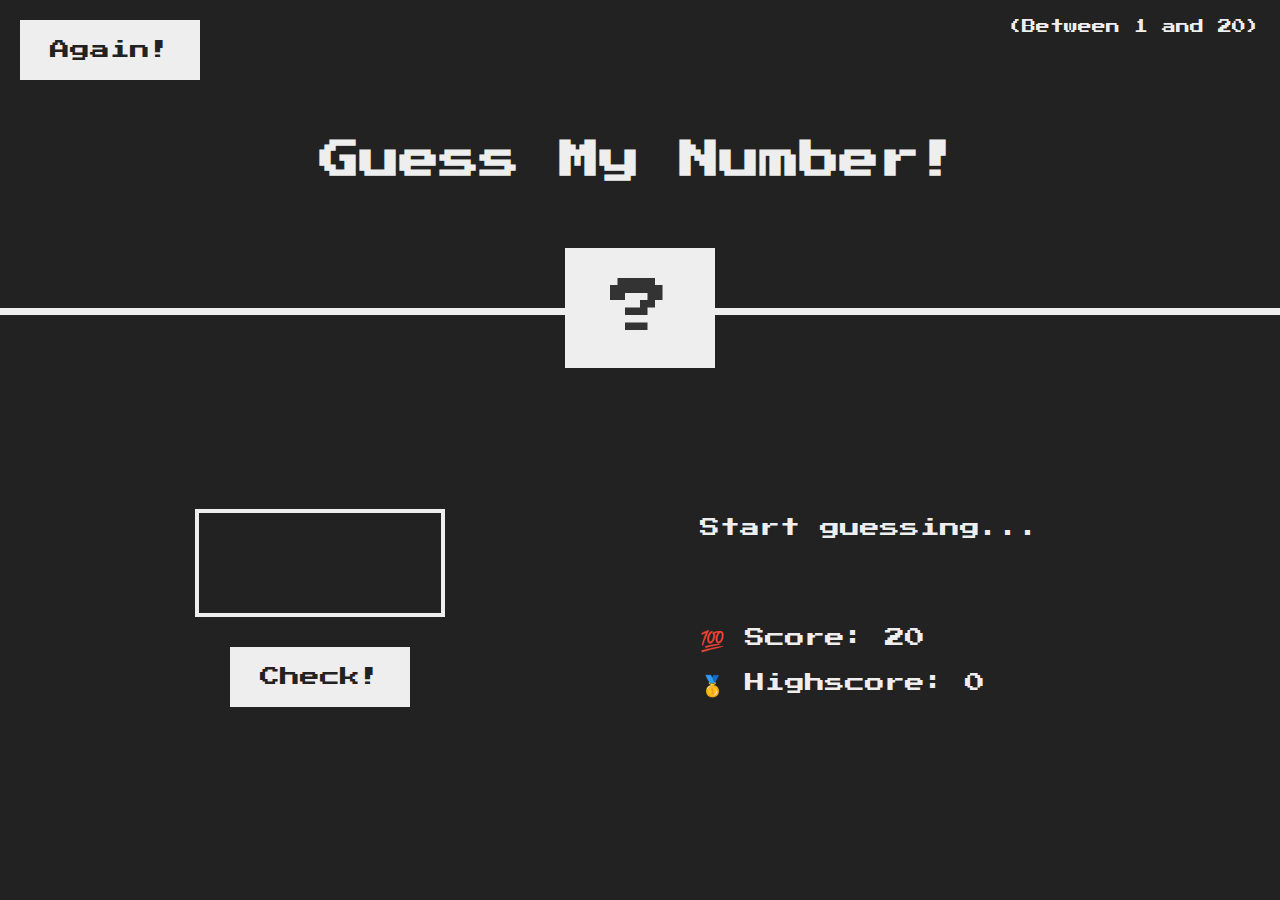
<file: Guess-My-Number/index.html>
<!DOCTYPE html>
<html lang="en">
  <head>
    <meta charset="UTF-8" />
    <meta name="viewport" content="width=device-width, initial-scale=1.0" />
    <meta http-equiv="X-UA-Compatible" content="ie=edge" />
    <link rel="stylesheet" href="style.css" />
    <title>Guess My Number!</title>
  </head>
  <body>
    <header>
      <h1>Guess My Number!</h1>
      <p class="between">(Between 1 and 20)</p>
      <button class="btn again">Again!</button>
      <div class="number">?</div>
    </header>
    <main>
      <section class="left">
        <input type="number" class="guess" />
        <button class="btn check">Check!</button>
      </section>
      <section class="right">
        <p class="message">Start guessing...</p>
        <p class="label-score">💯 Score: <span class="score">20</span></p>
        <p class="label-highscore">
          🥇 Highscore: <span class="highscore">0</span>
        </p>
      </section>
    </main>
    <script src="script.js"></script>
  </body>
</html>
</file>
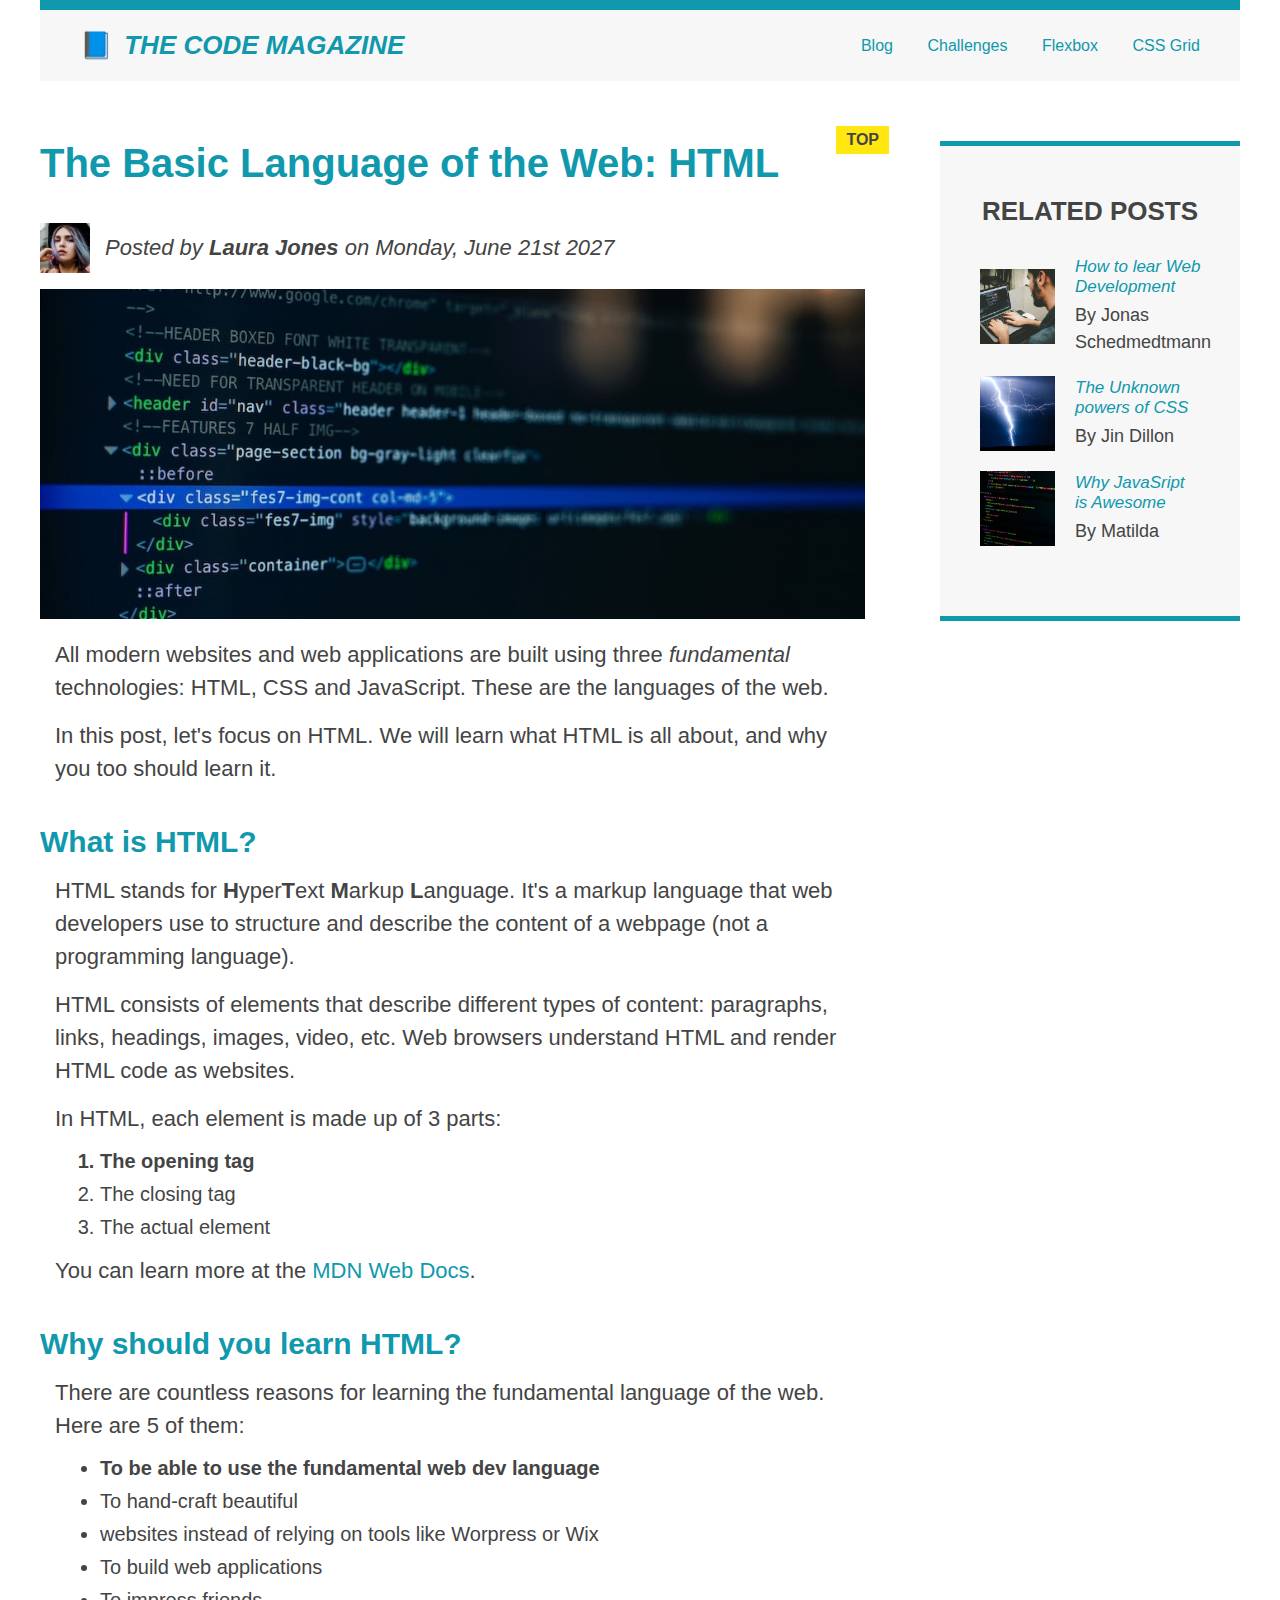
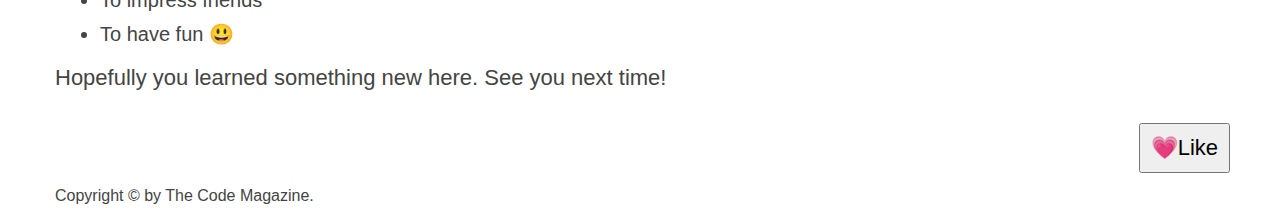
<file: Magazine-app/index.html>
<!DOCTYPE html>

<html>
  <head>
    <title>The Basic Language of the Web:HTML</title>
    <link href="style.css" rel="stylesheet" />
  </head>

  <body>
    <div class="container">
      <header class="main-header">
        <h1>📘 The Code Magazine</h1>

        <nav>
          <a href="challenge.html">Blog</a> <a href="#">Challenges</a>
          <a href="#"> Flexbox </a>
          <a href="#">CSS Grid</a>
        </nav>
      </header>
      <!-- <div class="related-body"> -->
      <article>
        <header class="post-header">
          <h2>The Basic Language of the Web: HTML</h2>
          <div class="related-img">
            <img
              src="img/laura-jones.jpg"
              alt="laura"
              width="50"
              height="50"
              class="author-img"
            />

            <p id="author" class="author">
              Posted by <strong>Laura Jones</strong> on Monday, June 21st 2027
            </p>
          </div>

          <img
            src="img/post-img.jpg"
            alt="programming"
            width="500"
            height="200"
            class="post-img"
          />
        </header>
        <p>
          All modern websites and web applications are built using three
          <em>fundamental</em>
          technologies: HTML, CSS and JavaScript. These are the languages of the
          web.
        </p>

        <p>
          In this post, let's focus on HTML. We will learn what HTML is all
          about, and why you too should learn it.
        </p>

        <h3>What is HTML?</h3>

        <p>
          HTML stands for <strong>H</strong>yper<strong>T</strong>ext
          <strong>M</strong>arkup <strong>L</strong>anguage. It's a markup
          language that web developers use to structure and describe the content
          of a webpage (not a programming language).
        </p>

        <p>
          HTML consists of elements that describe different types of content:
          paragraphs, links, headings, images, video, etc. Web browsers
          understand HTML and render HTML code as websites.
        </p>

        <p>In HTML, each element is made up of 3 parts:</p>

        <ol>
          <li>The opening tag</li>
          <li>The closing tag</li>
          <li>The actual element</li>
        </ol>
        <p>
          You can learn more at the
          <a href="https://developer.mozilla.org/en-US/docs/Web/HTML"
            >MDN Web Docs</a
          >.
        </p>

        <h3>Why should you learn HTML?</h3>

        <p>
          There are countless reasons for learning the fundamental language of
          the web. Here are 5 of them:
        </p>
        <ul>
          <li>To be able to use the fundamental web dev language</li>
          <li>To hand-craft beautiful</li>
          <li>websites instead of relying on tools like Worpress or Wix</li>
          <li>To build web applications</li>
          <li>To impress friends</li>
          <li>To have fun 😃</li>
        </ul>
        <p>Hopefully you learned something new here. See you next time!</p>
      </article>

      <aside class="related">
        <h4>Related posts</h4>
        <ul class="related-post">
          <li class="related-link">
            <img
              src="img/related-1.jpg"
              alt="programmer"
              width="75"
              height="75"
            />
            <div>
              <a href="#" class="related-page">How to lear Web Development</a>
              <p class="related-author">By Jonas Schedmedtmann</p>
            </div>
          </li>
          <li class="related-link">
            <img
              src="img/related-2.jpg"
              alt="lightning"
              width="=75"
              height="75"
            />
            <div>
              <a href="#" class="related-page">The Unknown powers of CSS</a>
              <p class="related-author">By Jin Dillon</p>
            </div>
          </li>
          <li class="related-link">
            <img src="img/related-3.jpg" alt="coding" width="75" height="75" />
            <div>
              <a href="#" class="related-page">Why JavaSript is Awesome</a>
              <p class="related-author">By Matilda</p>
            </div>
          </li>
        </ul>
      </aside>
      <!-- </div> -->
      <footer>
        <p id="copyright">Copyright &copy; by The Code Magazine.</p>
      </footer>
    </div>
    <button>💗Like</button>
  </body>
</html>
</file>
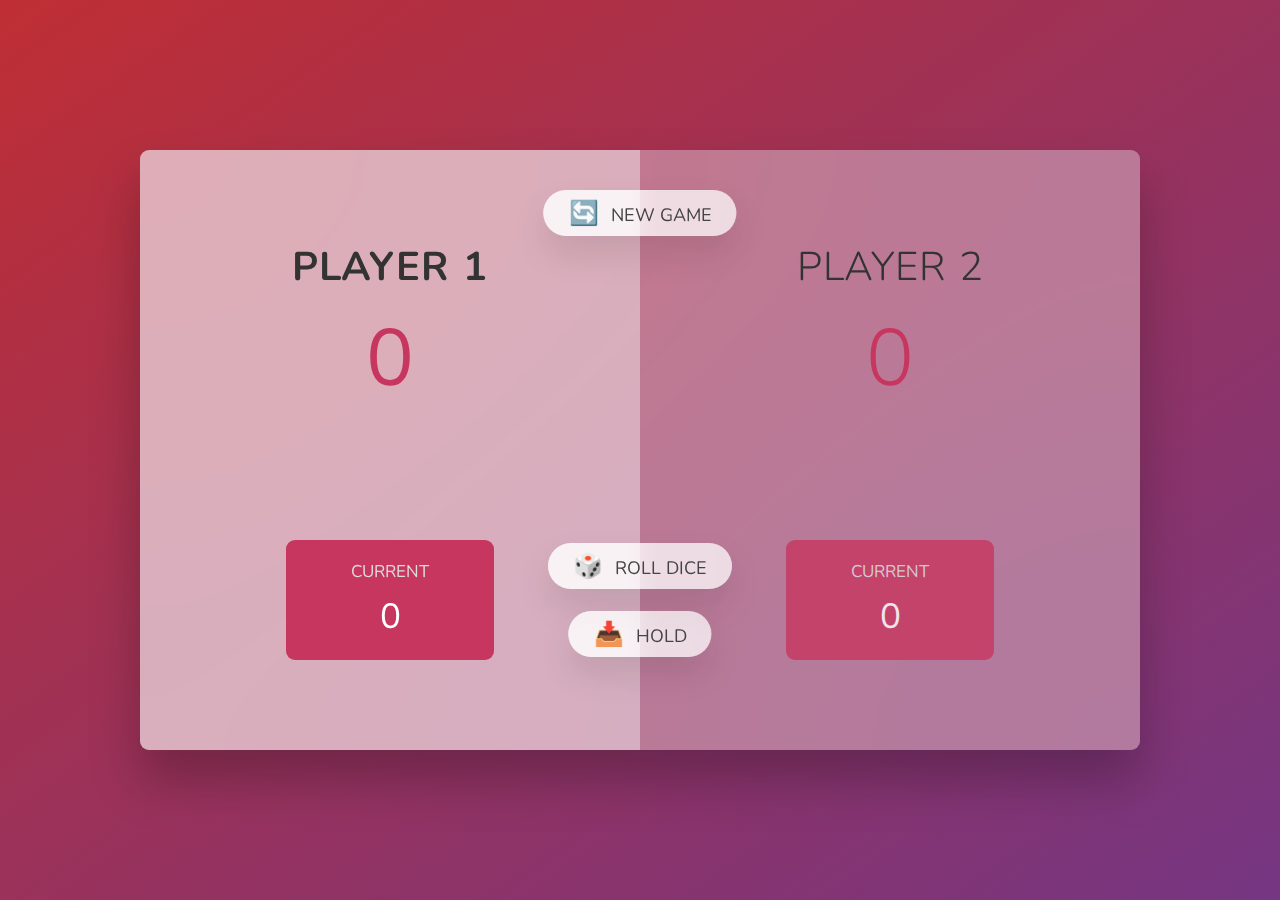
<file: Pig-Game/index.html>
<!DOCTYPE html>
<html lang="en">
  <head>
    <meta charset="UTF-8" />
    <meta name="viewport" content="width=device-width, initial-scale=1.0" />
    <meta http-equiv="X-UA-Compatible" content="ie=edge" />
    <link rel="stylesheet" href="style.css" />
    <title>Pig Game</title>
  </head>
  <body>
    <main>
      <section class="player player--0 player--active">
        <h2 class="name" id="name--0">Player 1</h2>
        <p class="score" id="score--0">43</p>
        <div class="current">
          <p class="current-label">Current</p>
          <p class="current-score" id="current--0">0</p>
        </div>
      </section>
      <section class="player player--1">
        <h2 class="name" id="name--1">Player 2</h2>
        <p class="score" id="score--1">24</p>
        <div class="current">
          <p class="current-label">Current</p>
          <p class="current-score" id="current--1">0</p>
        </div>
      </section>

      <img src="dice-5.png" alt="Playing dice" class="dice" />
      <button class="btn btn--new">🔄 New game</button>
      <button class="btn btn--roll">🎲 Roll dice</button>
      <button class="btn btn--hold">📥 Hold</button>
    </main>
    <script src="script.js"></script>
  </body>
</html>
</file>
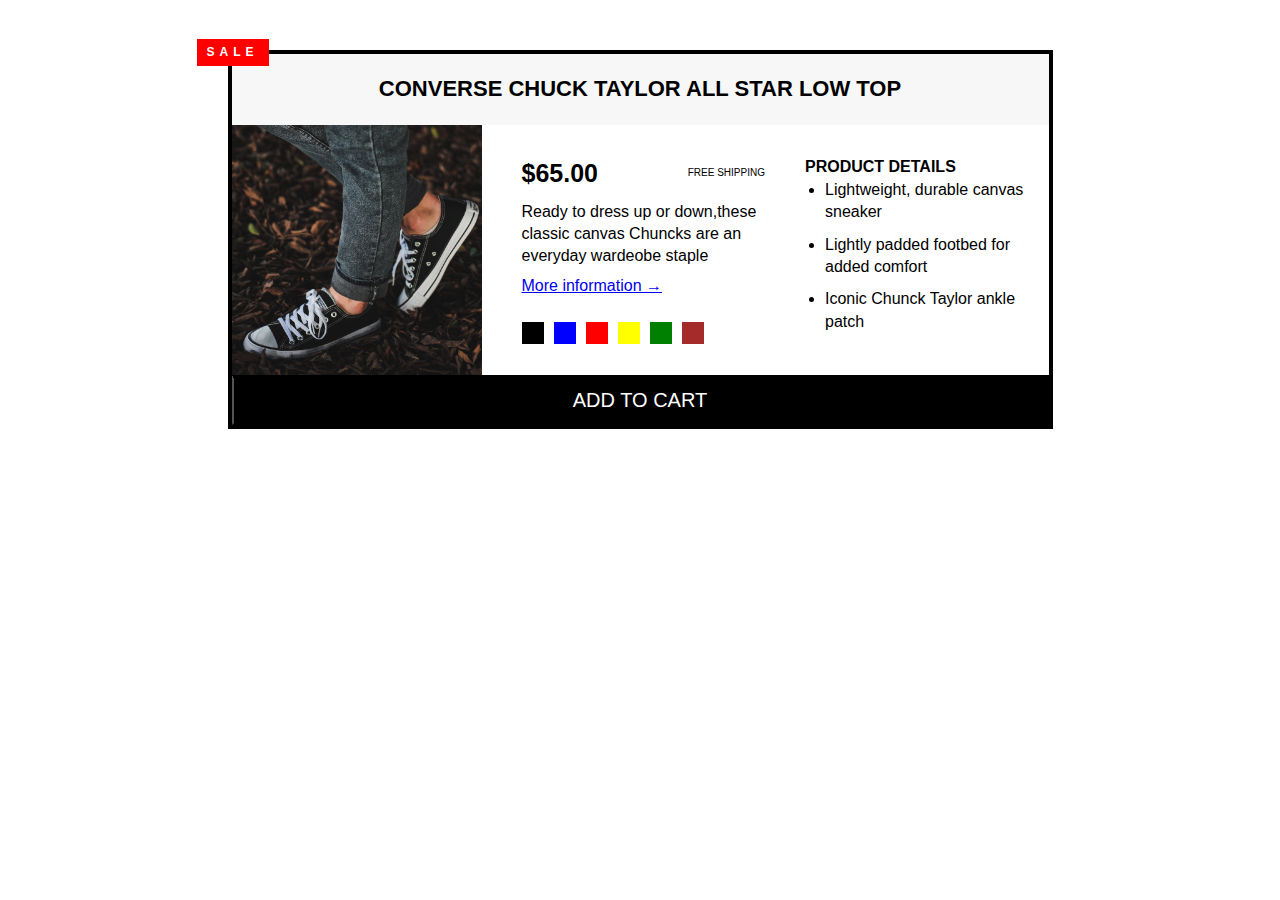
<file: Magazine-app/challenge.html>
<!DOCTYPE html>

<html lang="en">
  <head>
    <meta charset="UTF-8" />
    <title>Challenge 1</title>
    <link href="challenge.css" rel="stylesheet" />
  </head>
  <body>
    <article class="container">
      <p class="sale">sale</p>
      <h2>Converse Chuck Taylor All Star Low Top</h2>
      <!-- <div class="container"> -->
      <img
        src="img/challenges.jpg"
        alt="foot"
        width="250"
        height="250"
        class="shoe-img"
      />
      <div class="price-details">
        <div class="amt">
          <p class="amount">$65.00</p>

          <p class="shipping">Free shipping</p>
        </div>

        <!-- <div class="clear"></div> -->
        <p>
          Ready to dress up or down,these classic canvas Chuncks are an everyday
          wardeobe staple
        </p>
        <a href="#">More information &rarr;</a>
        <div class="color-container">
          <div class="color black-color"></div>
          <div class="color blue-color"></div>
          <div class="color red-color"></div>
          <div class="color yellow-color"></div>
          <div class="color green-color"></div>
          <div class="color brown-color"></div>
        </div>
      </div>
      <div class="Product-details">
        <h4>Product details</h4>
        <ul>
          <li>Lightweight, durable canvas sneaker</li>
          <li>Lightly padded footbed for added comfort</li>
          <li>Iconic Chunck Taylor ankle patch</li>
        </ul>
      </div>
      <!-- </div> -->
      <button>Add to cart</button>
    </article>
  </body>
</html>
</file>
<file: Bankist-Application/style.css>
* {
  margin: 0;
  padding: 0;
  box-sizing: inherit;
}

html {
  font-size: 62.5%;
  box-sizing: border-box;
}

body {
  font-family: 'Poppins', sans-serif;
  color: #444;
  background-color: #f3f3f3;
  height: 100vh;
  padding: 2rem;
}

nav {
  display: flex;
  justify-content: space-between;
  align-items: center;
  padding: 0 2rem;
}

.welcome {
  font-size: 1.9rem;
  font-weight: 500;
}

.logo {
  height: 5.25rem;
}

.login {
  display: flex;
}

.login__input {
  border: none;
  padding: 0.5rem 2rem;
  font-size: 1.6rem;
  font-family: inherit;
  text-align: center;
  width: 12rem;
  border-radius: 10rem;
  margin-right: 1rem;
  color: inherit;
  border: 1px solid #fff;
  transition: all 0.3s;
}

.login__input:focus {
  outline: none;
  border: 1px solid #ccc;
}

.login__input::placeholder {
  color: #bbb;
}

.login__btn {
  border: none;
  background: none;
  font-size: 2.2rem;
  color: inherit;
  cursor: pointer;
  transition: all 0.3s;
}

.login__btn:hover,
.login__btn:focus,
.btn--sort:hover,
.btn--sort:focus {
  outline: none;
  color: #777;
}

/* MAIN */
.app {
  position: relative;
  max-width: 100rem;
  margin: 4rem auto;
  display: grid;
  grid-template-columns: 4fr 3fr;
  grid-template-rows: auto repeat(3, 15rem) auto;
  gap: 2rem;

  /* NOTE This creates the fade in/out anumation */
  opacity: 0;
  transition: all 1s;
}

.balance {
  grid-column: 1 / span 2;
  display: flex;
  align-items: flex-end;
  justify-content: space-between;
  margin-bottom: 2rem;
}

.balance__label {
  font-size: 2.2rem;
  font-weight: 500;
  margin-bottom: -0.2rem;
}

.balance__date {
  font-size: 1.4rem;
  color: #888;
}

.balance__value {
  font-size: 4.5rem;
  font-weight: 400;
}

/* MOVEMENTS */
.movements {
  grid-row: 2 / span 3;
  background-color: #fff;
  border-radius: 1rem;
  overflow: scroll;
}

.movements__row {
  padding: 2.25rem 4rem;
  display: flex;
  align-items: center;
  border-bottom: 1px solid #eee;
}

.movements__type {
  font-size: 1.1rem;
  text-transform: uppercase;
  font-weight: 500;
  color: #fff;
  padding: 0.1rem 1rem;
  border-radius: 10rem;
  margin-right: 2rem;
}

.movements__date {
  font-size: 1.1rem;
  text-transform: uppercase;
  font-weight: 500;
  color: #666;
}

.movements__type--deposit {
  background-image: linear-gradient(to top left, #39b385, #9be15d);
}

.movements__type--withdrawal {
  background-image: linear-gradient(to top left, #e52a5a, #ff585f);
}

.movements__value {
  font-size: 1.7rem;
  margin-left: auto;
}

/* SUMMARY */
.summary {
  grid-row: 5 / 6;
  display: flex;
  align-items: baseline;
  padding: 0 0.3rem;
  margin-top: 1rem;
}

.summary__label {
  font-size: 1.2rem;
  font-weight: 500;
  text-transform: uppercase;
  margin-right: 0.8rem;
}

.summary__value {
  font-size: 2.2rem;
  margin-right: 2.5rem;
}

.summary__value--in,
.summary__value--interest {
  color: #66c873;
}

.summary__value--out {
  color: #f5465d;
}

.btn--sort {
  margin-left: auto;
  border: none;
  background: none;
  font-size: 1.3rem;
  font-weight: 500;
  cursor: pointer;
}

/* OPERATIONS */
.operation {
  border-radius: 1rem;
  padding: 3rem 4rem;
  color: #333;
}

.operation--transfer {
  background-image: linear-gradient(to top left, #ffb003, #ffcb03);
}

.operation--loan {
  background-image: linear-gradient(to top left, #39b385, #9be15d);
}

.operation--close {
  background-image: linear-gradient(to top left, #e52a5a, #ff585f);
}

h2 {
  margin-bottom: 1.5rem;
  font-size: 1.7rem;
  font-weight: 600;
  color: #333;
}

.form {
  display: grid;
  grid-template-columns: 2.5fr 2.5fr 1fr;
  grid-template-rows: auto auto;
  gap: 0.4rem 1rem;
}

/* Exceptions for interst */
.form.form--loan {
  grid-template-columns: 2.5fr 1fr 2.5fr;
}
.form__label--loan {
  grid-row: 2;
}
/* End exceptions */

.form__input {
  width: 100%;
  border: none;
  background-color: rgba(255, 255, 255, 0.4);
  font-family: inherit;
  font-size: 1.5rem;
  text-align: center;
  color: #333;
  padding: 0.3rem 1rem;
  border-radius: 0.7rem;
  transition: all 0.3s;
}

.form__input:focus {
  outline: none;
  background-color: rgba(255, 255, 255, 0.6);
}

.form__label {
  font-size: 1.3rem;
  text-align: center;
}

.form__btn {
  border: none;
  border-radius: 0.7rem;
  font-size: 1.8rem;
  background-color: #fff;
  cursor: pointer;
  transition: all 0.3s;
}

.form__btn:focus {
  outline: none;
  background-color: rgba(255, 255, 255, 0.8);
}

.logout-timer {
  padding: 0 0.3rem;
  margin-top: 1.9rem;
  text-align: right;
  font-size: 1.25rem;
}

.timer {
  font-weight: 600;
}


.table-box {
  display: flex;
  justify-content: center;
}

table {
  width: 400px;
  margin-top: 100px;
  font-size: 18px;
  /* border: 1px solid #343a40; */
  border-collapse: collapse;
}

th,
td {
  /* border: 1px solid #343a40; */
  padding: 8px 8px;
  text-align: left;
}

thead tr {
  background-color: #087f5b;
  color: #fff;
}

thead th {
  width: 25%;
}

tbody tr:nth-child(odd) {
  background-color: #f8f9fa;
}

tbody tr:nth-child(even) {
  background-color: #e9ecef;
}

.hide {
  display: fixed;
}

@media only screen and (max-width: 768px) {
  body {
    width: 100vh;
  }

  html {
    font-size: 80%;
  }

  nav {
    padding: 0;
    display: flex;
    flex-direction: column;
  }

  .welcome {
    margin-top: 12rem;
    font-size: 3rem;
  }

  .logo {
    margin-top: -16rem;
    height: 10rem;
  }

  .login__input {
    margin-top: 10rem;
    font-size: 2rem;
    width: 15rem;
    border: 5px solid #fff;
  }

  .login__btn {
    margin-top: 8rem;
    font-size: 60px;
  }

  .app {
    margin-top: 50px;
    display: flex;
    flex-direction: column;
  }

  .summary {
    margin-bottom: 100px;
  }

  .btn--sort {
    font-size: 32px;
  }

  .form__btn {
    font-size: 60px;
    padding-bottom: 18px;
  }

  .logout-timer {
    margin-bottom: 10px;
    margin-right: 30px;
    font-size: 25px;
  }
}
</file>
<file: Bankist-Landing-Page/style.css>
/* The page is NOT responsive. You can implement responsiveness yourself if you wanna have some fun 😃 */

:root {
  --color-primary: #5ec576;
  --color-secondary: #ffcb03;
  --color-tertiary: #ff585f;
  --color-primary-darker: #4bbb7d;
  --color-secondary-darker: #ffbb00;
  --color-tertiary-darker: #fd424b;
  --color-primary-opacity: #5ec5763a;
  --color-secondary-opacity: #ffcd0331;
  --color-tertiary-opacity: #ff58602d;
  --gradient-primary: linear-gradient(to top left, #39b385, #9be15d);
  --gradient-secondary: linear-gradient(to top left, #ffb003, #ffcb03);
}

* {
  margin: 0;
  padding: 0;
  box-sizing: inherit;
}

html {
  font-size: 62.5%;
  box-sizing: border-box;
}

body {
  font-family: 'Poppins', sans-serif;
  font-weight: 300;
  color: #444;
  line-height: 1.9;
  background-color: #f3f3f3;
}

/* GENERAL ELEMENTS */
.section {
  padding: 15rem 3rem;
  border-top: 1px solid #ddd;

  transition: transform 1s, opacity 1s;
}

.section--hidden {
  opacity: 0;
  transform: translateY(8rem);
}

.section__title {
  max-width: 80rem;
  margin: 0 auto 8rem auto;
}

.section__description {
  font-size: 1.8rem;
  font-weight: 600;
  text-transform: uppercase;
  color: var(--color-primary);
  margin-bottom: 1rem;
}

.section__header {
  font-size: 4rem;
  line-height: 1.3;
  font-weight: 500;
}

.btn {
  display: inline-block;
  background-color: var(--color-primary);
  font-size: 1.6rem;
  font-family: inherit;
  font-weight: 500;
  border: none;
  padding: 1.25rem 4.5rem;
  border-radius: 10rem;
  cursor: pointer;
  transition: all 0.3s;
}

.btn:hover {
  background-color: var(--color-primary-darker);
}

.btn--text {
  display: inline-block;
  background: none;
  font-size: 1.7rem;
  font-family: inherit;
  font-weight: 500;
  color: var(--color-primary);
  border: none;
  border-bottom: 1px solid currentColor;
  padding-bottom: 2px;
  cursor: pointer;
  transition: all 0.3s;
}

p {
  color: #666;
}

/* This is BAD for accessibility! Don't do in the real world! */
button:focus {
  outline: none;
}

img {
  transition: filter 0.5s;
}

.lazy-img {
  filter: blur(20px);
}

/* NAVIGATION */
.nav {
  display: flex;
  justify-content: space-between;
  align-items: center;
  height: 9rem;
  width: 100%;
  padding: 0 6rem;
  z-index: 100;
}

/* nav and stickly class at the same time */
.nav.sticky {
  position: fixed;
  background-color: rgba(255, 255, 255, 0.95);
}

.nav__logo {
  height: 4.5rem;
  transition: all 0.3s;
}

.nav__links {
  display: flex;
  align-items: center;
  list-style: none;
}

.nav__item {
  margin-left: 4rem;
}

.nav__link:link,
.nav__link:visited {
  font-size: 1.7rem;
  font-weight: 400;
  color: inherit;
  text-decoration: none;
  display: block;
  transition: all 0.3s;
}

.nav__link--btn:link,
.nav__link--btn:visited {
  padding: 0.8rem 2.5rem;
  border-radius: 3rem;
  background-color: var(--color-primary);
  color: #222;
}

.nav__link--btn:hover,
.nav__link--btn:active {
  color: inherit;
  background-color: var(--color-primary-darker);
  color: #333;
}

/* HEADER */
.header {
  padding: 0 3rem;
  height: 100vh;
  display: flex;
  flex-direction: column;
  align-items: center;
}

.header__title {
  flex: 1;

  max-width: 115rem;
  display: grid;
  grid-template-columns: 3fr 2fr;
  row-gap: 3rem;
  align-content: center;
  justify-content: center;

  align-items: start;
  justify-items: start;
}

h1 {
  font-size: 5.5rem;
  line-height: 1.35;
}

h4 {
  font-size: 2.4rem;
  font-weight: 500;
}

.header__img {
  width: 100%;
  grid-column: 2 / 3;
  grid-row: 1 / span 4;
  transform: translateY(-6rem);
}

.highlight {
  position: relative;
}

.highlight::after {
  display: block;
  content: '';
  position: absolute;
  bottom: 0;
  left: 0;
  height: 100%;
  width: 100%;
  z-index: -1;
  opacity: 0.7;
  transform: scale(1.07, 1.05) skewX(-15deg);
  background-image: var(--gradient-primary);
}

/* FEATURES */
.features {
  display: grid;
  grid-template-columns: 1fr 1fr;
  gap: 4rem;
  margin: 0 12rem;
}

.features__img {
  width: 100%;
}

.features__feature {
  align-self: center;
  justify-self: center;
  width: 70%;
  font-size: 1.5rem;
}

.features__icon {
  display: flex;
  align-items: center;
  justify-content: center;
  background-color: var(--color-primary-opacity);
  height: 5.5rem;
  width: 5.5rem;
  border-radius: 50%;
  margin-bottom: 2rem;
}

.features__icon svg {
  height: 2.5rem;
  width: 2.5rem;
  fill: var(--color-primary);
}

.features__header {
  font-size: 2rem;
  margin-bottom: 1rem;
}

/* OPERATIONS */
.operations {
  max-width: 100rem;
  margin: 12rem auto 0 auto;

  background-color: #fff;
}

.operations__tab-container {
  display: flex;
  justify-content: center;
}

.operations__tab {
  margin-right: 2.5rem;
  transform: translateY(-50%);
}

.operations__tab span {
  margin-right: 1rem;
  font-weight: 600;
  display: inline-block;
}

.operations__tab--1 {
  background-color: var(--color-secondary);
}

.operations__tab--1:hover {
  background-color: var(--color-secondary-darker);
}

.operations__tab--3 {
  background-color: var(--color-tertiary);
  margin: 0;
}

.operations__tab--3:hover {
  background-color: var(--color-tertiary-darker);
}

.operations__tab--active {
  transform: translateY(-66%);
}

.operations__content {
  display: none;

  /* JUST PRESENTATIONAL */
  font-size: 1.7rem;
  padding: 2.5rem 7rem 6.5rem 7rem;
}

.operations__content--active {
  display: grid;
  grid-template-columns: 7rem 1fr;
  column-gap: 3rem;
  row-gap: 0.5rem;
}

.operations__header {
  font-size: 2.25rem;
  font-weight: 500;
  align-self: center;
}

.operations__icon {
  display: flex;
  align-items: center;
  justify-content: center;
  height: 7rem;
  width: 7rem;
  border-radius: 50%;
}

.operations__icon svg {
  height: 2.75rem;
  width: 2.75rem;
}

.operations__content p {
  grid-column: 2;
}

.operations__icon--1 {
  background-color: var(--color-secondary-opacity);
}
.operations__icon--2 {
  background-color: var(--color-primary-opacity);
}
.operations__icon--3 {
  background-color: var(--color-tertiary-opacity);
}
.operations__icon--1 svg {
  fill: var(--color-secondary-darker);
}
.operations__icon--2 svg {
  fill: var(--color-primary);
}
.operations__icon--3 svg {
  fill: var(--color-tertiary);
}

/* SLIDER */
.slider {
  max-width: 100rem;
  height: 50rem;
  margin: 0 auto;
  position: relative;

  /* IN THE END */
  overflow: hidden;
}

.slide {
  position: absolute;
  top: 0;
  width: 100%;
  height: 50rem;

  display: flex;
  align-items: center;
  justify-content: center;

  /* THIS creates the animation! */
  transition: transform 1s;
}

.slide > img {
  /* Only for images that have different size than slide */
  width: 100%;
  height: 100%;
  object-fit: cover;
}

.slider__btn {
  position: absolute;
  top: 50%;
  z-index: 10;

  border: none;
  background: rgba(255, 255, 255, 0.7);
  font-family: inherit;
  color: #333;
  border-radius: 50%;
  height: 5.5rem;
  width: 5.5rem;
  font-size: 3.25rem;
  cursor: pointer;
}

.slider__btn--left {
  left: 6%;
  transform: translate(-50%, -50%);
}

.slider__btn--right {
  right: 6%;
  transform: translate(50%, -50%);
}

.dots {
  position: absolute;
  bottom: 5%;
  left: 50%;
  transform: translateX(-50%);
  display: flex;
}

.dots__dot {
  border: none;
  background-color: #b9b9b9;
  opacity: 0.7;
  height: 1rem;
  width: 1rem;
  border-radius: 50%;
  margin-right: 1.75rem;
  cursor: pointer;
  transition: all 0.5s;

  /* Only necessary when overlying images */
  /* box-shadow: 0 0.6rem 1.5rem rgba(0, 0, 0, 0.7); */
}

.dots__dot:last-child {
  margin: 0;
}

.dots__dot--active {
  /* background-color: #fff; */
  background-color: #888;
  opacity: 1;
}

/* TESTIMONIALS */
.testimonial {
  width: 65%;
  position: relative;
}

.testimonial::before {
  content: '\201C';
  position: absolute;
  top: -5.7rem;
  left: -6.8rem;
  line-height: 1;
  font-size: 20rem;
  font-family: inherit;
  color: var(--color-primary);
  z-index: -1;
}

.testimonial__header {
  font-size: 2.25rem;
  font-weight: 500;
  margin-bottom: 1.5rem;
}

.testimonial__text {
  font-size: 1.7rem;
  margin-bottom: 3.5rem;
  color: #666;
}

.testimonial__author {
  margin-left: 3rem;
  font-style: normal;

  display: grid;
  grid-template-columns: 6.5rem 1fr;
  column-gap: 2rem;
}

.testimonial__photo {
  grid-row: 1 / span 2;
  width: 6.5rem;
  border-radius: 50%;
}

.testimonial__name {
  font-size: 1.7rem;
  font-weight: 500;
  align-self: end;
  margin: 0;
}

.testimonial__location {
  font-size: 1.5rem;
}

.section__title--testimonials {
  margin-bottom: 4rem;
}

/* SIGNUP */
.section--sign-up {
  background-color: #37383d;
  border-top: none;
  border-bottom: 1px solid #444;
  text-align: center;
  padding: 10rem 3rem;
}

.section--sign-up .section__header {
  color: #fff;
  text-align: center;
}

.section--sign-up .section__title {
  margin-bottom: 6rem;
}

.section--sign-up .btn {
  font-size: 1.9rem;
  padding: 2rem 5rem;
}

/* FOOTER */
.footer {
  padding: 10rem 3rem;
  background-color: #37383d;
}

.footer__nav {
  list-style: none;
  display: flex;
  justify-content: center;
  margin-bottom: 5rem;
}

.footer__item {
  margin-right: 4rem;
}

.footer__link {
  font-size: 1.6rem;
  color: #eee;
  text-decoration: none;
}

.footer__logo {
  height: 5rem;
  display: block;
  margin: 0 auto;
  margin-bottom: 5rem;
}

.footer__copyright {
  font-size: 1.4rem;
  color: #aaa;
  text-align: center;
}

.footer__copyright .footer__link {
  font-size: 1.4rem;
}

/* MODAL WINDOW */
.modal {
  position: fixed;
  top: 50%;
  left: 50%;
  transform: translate(-50%, -50%);
  max-width: 60rem;
  background-color: #f3f3f3;
  padding: 5rem 6rem;
  box-shadow: 0 4rem 6rem rgba(0, 0, 0, 0.3);
  z-index: 1000;
  transition: all 0.5s;
}

.overlay {
  position: fixed;
  top: 0;
  left: 0;
  width: 100%;
  height: 100%;
  background-color: rgba(0, 0, 0, 0.5);
  backdrop-filter: blur(4px);
  z-index: 100;
  transition: all 0.5s;
}

.modal__header {
  font-size: 3.25rem;
  margin-bottom: 4.5rem;
  line-height: 1.5;
}

.modal__form {
  margin: 0 3rem;
  display: grid;
  grid-template-columns: 1fr 2fr;
  align-items: center;
  gap: 2.5rem;
}

.modal__form label {
  font-size: 1.7rem;
  font-weight: 500;
}

.modal__form input {
  font-size: 1.7rem;
  padding: 1rem 1.5rem;
  border: 1px solid #ddd;
  border-radius: 0.5rem;
}

.modal__form button {
  grid-column: 1 / span 2;
  justify-self: center;
  margin-top: 1rem;
}

.btn--close-modal {
  font-family: inherit;
  color: inherit;
  position: absolute;
  top: 0.5rem;
  right: 2rem;
  font-size: 4rem;
  cursor: pointer;
  border: none;
  background: none;
}

.hidden {
  visibility: hidden;
  opacity: 0;
}

/* COOKIE MESSAGE */
.cookie-message {
  display: flex;
  align-items: center;
  justify-content: space-evenly;
  width: 100%;
  background-color: white;
  color: #bbb;
  font-size: 1.5rem;
  font-weight: 400;
}

@media only screen and (max-width: 768px) {
  html {
    font-size: 30%;
  }

  .header__img {
    transform: translateY(0);
  }

  .nav {
    height: 10rem;
    padding: 3rem 3rem;
    margin-bottom: 30px;
    justify-content: space-between;

    padding-right: 1rem;
  }
  .nav__logo {
    height: 4rem;
  }

  .banking_system {
    margin-left: 1rem;
    font-size: 10px;
    margin-right: 10rem;
    line-height: 1;
  }

  .nav__links {
    gap: 30px;
  }

  .nav__link:link,
  .nav__link:visited {
    font-size: 1.5 rem;
    margin-right: 0;
  }

  .nav__link--btn {
    width: 85px;
  }

  .nav__item {
    margin-left: -4rem;
    align-self: center;
  }

  .header {
    padding: 0 3rem;
    height: 70rem;
  }

  .section__header {
    line-height: 1.5;
  }

  .footer__nav {
    flex-wrap: wrap;
    gap: 15px;
  }

  .lazy-img {
    filter: blur(0);
  }

  .features {
    line-height: 1.4;
    margin: 0 2rem;
    align-items: center;
  }
}
</file>
<file: Chair-Shop/style.css>
/*
SPACING SYSTEM (px)
2 / 4 / 8 / 12 / 16 / 24 / 32 / 48 / 64 / 80 / 96 / 128

FONT SIZE SYSTEM (px)
10 / 12 / 14 / 16 / 18 / 20 / 24 / 30 / 36 / 44 / 52 / 62 / 74 / 86 / 98
087f5b
*/

* {
  margin: 0;
  padding: 0;
  box-sizing: border-box;
}

/* ------------------------ */
/* GENERAL STYLES */
/* ------------------------ */
body {
  font-family: "Inter", sans-serif;
  border-bottom: solid 8px #087f5b;
  color: #343a40;
}

.container {
  width: 960px;
  margin: 0 auto;
}

img {
  border-radius: 12px;
}

header,
section {
  margin-bottom: 96px;
}

h2 {
  margin-bottom: 48px;
  font-size: 36px;
  letter-spacing: 1.2;
}

.grid-3-cols {
  display: grid;
  grid-template-columns: repeat(3, 1fr);
  column-gap: 80px;
}

.btn:link,
.btn:visited {
  color: white;
  background-color: #087f5b;
  text-transform: uppercase;

  text-decoration: none;

  display: inline-block;
  font-weight: 500;
  border-radius: 100px;
}

.btn:hover,
.btn:active {
  background-color: 099268#;
}

.btn--big {
  font-size: 16px;
  padding: 16px 32px;
}

.btn--small {
  font-size: 16px;
  padding: 8px 12px;
}

/* ------------------------ */
/* COMPONENT STYLES */
/* ------------------------ */

/* HEADER */
header {
  display: grid;
  grid-template-columns: repeat(2, 1fr);
  column-gap: 80px;
  margin-top: 64px;
}

.header-text-box {
  align-self: center;
}

h1 {
  margin-bottom: 24px;
  font-size: 44px;
  /* line-height: 48px; */
  letter-spacing: -1.5px;
  line-height: 1.1;
}

.header-text {
  margin-bottom: 24px;
  font-size: 18px;
  line-height: 1.7;
}

img {
  width: 100%;
}

/* FEATURES */
.features-icon {
  stroke: #087f5b;
  width: 32px;
  height: 32px;
  margin-bottom: 24px;
}

.features-title {
  margin-bottom: 16px;
  font-size: 24px;
}

.features-text {
  font-size: 18px;
  line-height: 1.7;
}

/* TESTIMONIAL */
.testimonial-section {
  background-color: #087f5b;
  padding: 24px;
  color: #e6fcf5;
  border-radius: 12px;
}

.testimonial-box {
  grid-column: 2 / -1;
  align-self: center;
}

.testimonial-box h2 {
  margin-bottom: 24px;
  font-size: 24px;
}

.testimonial-text {
  font-style: italic;
  margin-bottom: 24px;
  font-size: 18px;
  line-height: 1.7;
}

.testimonial-author {
  color: #c3fae8;
}

/* CHAIRS */

.chair img {
  border-bottom-left-radius: 0;
  border-bottom-right-radius: 0;
}

.chair {
  box-shadow: 0 10px 30px 0 rgba(0, 0, 0, 0.7);
  border-radius: 12px;
  width:270px;
}
.chair-box {
  padding: 24px;
}

h3 {
  margin-bottom: 24px;
  font-size: 24px;
}

.chair-details {
  list-style: none;
  margin-bottom: 30px;
}

.chair-details li {
  display: flex;
  align-items: center;
  gap: 12px;
  margin-bottom: 16px;
}

.chair-details li:last-child {
  margin-bottom: 0;
}

.chair-icon {
  height: 24px;
  width: 24px;
  stroke: #087f5b;
}

.chair-price {
  display: flex;
  justify-content: space-between;
  align-items: center;
  font-size: 24px;
}

footer {
  margin-bottom: 48px;
  font-size: 16px;
  color: #343a40;
}
</file>
<file: Guess-My-Number/style.css>
@import url('https://fonts.googleapis.com/css?family=Press+Start+2P&display=swap');

* {
  margin: 0;
  padding: 0;
  box-sizing: inherit;
}

html {
  font-size: 62.5%;
  box-sizing: border-box;
}

body {
  font-family: 'Press Start 2P', sans-serif;
  color: #eee;
  background-color: #222;
  /* background-color: #60b347; */
}

/* LAYOUT */
header {
  position: relative;
  height: 35vh;
  border-bottom: 7px solid #eee;
}

main {
  height: 65vh;
  color: #eee;
  display: flex;
  align-items: center;
  justify-content: space-around;
}

.left {
  width: 52rem;
  display: flex;
  flex-direction: column;
  align-items: center;
}

.right {
  width: 52rem;
  font-size: 2rem;
}

/* ELEMENTS STYLE */
h1 {
  font-size: 4rem;
  text-align: center;
  position: absolute;
  width: 100%;
  top: 52%;
  left: 50%;
  transform: translate(-50%, -50%);
}

.number {
  background: #eee;
  color: #333;
  font-size: 6rem;
  width: 15rem;
  padding: 3rem 0rem;
  text-align: center;
  position: absolute;
  bottom: 0;
  left: 50%;
  transform: translate(-50%, 50%);
}

.between {
  font-size: 1.4rem;
  position: absolute;
  top: 2rem;
  right: 2rem;
}

.again {
  position: absolute;
  top: 2rem;
  left: 2rem;
}

.guess {
  background: none;
  border: 4px solid #eee;
  font-family: inherit;
  color: inherit;
  font-size: 5rem;
  padding: 2.5rem;
  width: 25rem;
  text-align: center;
  display: block;
  margin-bottom: 3rem;
}

.btn {
  border: none;
  background-color: #eee;
  color: #222;
  font-size: 2rem;
  font-family: inherit;
  padding: 2rem 3rem;
  cursor: pointer;
}

.btn:hover {
  background-color: #ccc;
}

.message {
  margin-bottom: 8rem;
  height: 3rem;
}

.label-score {
  margin-bottom: 2rem;
}

@media only screen and (max-width: 768px) {
  body {
    overflow: hidden;
  }

  main {
    height: 64vh;
  }

  header {
    height: 40vh;
  }

  .left {
    width: 25rem;
  }

  .right {
    width: 25rem;
    font-size: 1rem;
  }

  h1 {
    font-size: 2rem;
  }

  .number {
    font-size: 4rem;
  }

  .between {
    font-size: 1rem;
    top: 1rem;
    right: 1rem;
  }

  .again {
    position: absolute;
    top: 1rem;
    left: 1rem;
  }

  .guess {
    border: 3px solid #eee;
    font-size: 2rem;
    padding: 2rem;
    width: 15rem;
    margin-bottom: 2rem;
  }

  .btn {
    font-size: 1rem;
    padding: 1rem 2rem;
  }

  .message {
    margin-bottom: 5rem;
    height: 1rem;
  }

  .label-score {
    margin-bottom: 1rem;
  }
}
</file>
<file: Magazine-app/style.css>
* {
  margin: 0;
  padding: 0;
  box-sizing: border-box;
}

body {
  font-family: sans-serif;
  color: #444;
  position: relative;
}

.container {
  border-top: 10px solid #1098ad;
  width: 1200px;
  margin: 0 auto;
}

.main-header {
  background-color: #f7f7f7;
  padding: 20px 40px;
  /* margin-bottom: 40px; */
}

/* .post-header {
  /* margin-bottom: 30px; */

aside {
  background-color: #f7f7f7;
  border-top: 5px solid #1098ad;
  border-bottom: 5px solid #1098ad;
  padding: 50px 40px;
}

/* article {
  margin-bottom: 60px;
} */

h1,
h2,
h3 {
  color: #1098ad;
  /* margin-top: 40px; */
}

h1 {
  font-size: 26px;
  /* margin-bottom: 10px; */
  font-style: italic;
  text-transform: uppercase;
}

h2 {
  font-size: 40px;
  margin-bottom: 30px;
}

h3 {
  font-size: 30px;
  margin-top: 40px;
}

h4 {
  font-size: 26px;
  text-align: center;
  margin-bottom: 30px;
  text-transform: uppercase;
}

p {
  line-height: 1.5;
  font-size: 22px;
  margin: 15px;
}

ul,
ol {
  margin-left: 60px;
}

li {
  font-size: 20px;
  margin-bottom: 10px;
}

footer p {
  font-size: 16px;
}

#author {
  font-style: italic;
}

#copyright {
  font-size: 16;
}

.related-author {
  font-weight: bold;
  font-size: 18px;
}

.related-post {
  list-style: none;
  margin-left: 0;
}

li:first-child {
  font-weight: bold;
}

a:link {
  color: #1098ad;
  text-decoration: none;
  /* margin-top: 10px; */
  /* margin-right: 30px; */
}

a:visited {
  color: #1098ad;
}

a:hover {
  color: red;
  text-decoration: underline solid red;
  font-weight: bold;
}
a:active {
  background-color: black;
  font-style: italic;
}

.post-img {
  width: 100%;
  height: auto;
}

nav a:link {
  display: inline-block;
  /* margin-top: 10px; */
  margin-right: 30px;
}

nav a:link:last-child {
  margin-right: 0;
}

button {
  font-size: 22px;
  padding: 10px;
  position: absolute;
  bottom: 50px;
  right: 50px;
}

h1::first-letter {
  font-style: normal;
  margin-right: 5px;
}

h2 {
  position: relative;
  /* background-color: #1098ad;] */
}

h2::after {
  content: "tOP";
  text-transform: uppercase;
  font-size: 16px;
  color: #444;
  font-weight: bold;
  display: inline-block;
  background-color: #ffe70f;
  padding: 5px 10px;
  position: absolute;
  top: -15px;
  right: -24px;
}
/* 
.author {
  float: left;
  margin-top: 10px;
  margin-left: 10px;
}

.author-img {
  float: left;
  margin-bottom: 20px;
}

h1 {
  float: left;
}

nav {
  float: right;
}

.clearfix::after {
  clear: both;
  content: "";
  display: block;
}

article {
  width: 825px;
  float: left;
}

aside {
  width: 300px;
  float: right;
}

footer {
  clear: both;
} */

/*  fflex   */

.main-header {
  display: flex;
  align-items: center;
  justify-content: space-between;
}

.related-img {
  display: flex;
  align-items: center;
  margin-bottom: 10px;
  /* align-items: center; */
}

.related-link {
  display: flex;
  gap: 20px;
  margin-bottom: 20px;
  align-items: center;
}

.related-author {
  margin: 0;
  font-weight: normal;
}

.related-page:link {
  font-weight: normal;
  font-size: 17px;
  font-style: italic;
  margin-bottom: 5px;
  display: block;
}

/* .related-body {
  display: flex;
  gap: 75px;
  align-items: flex-start;
  margin-bottom: 40px;
}

article {
  flex: 1;
  margin-bottom: 0;
}

aside {
  flex: 0 0 300px;
} */

.container {
  display: grid;
  grid-template-columns: 1fr 300px;
  column-gap: 75px;
  row-gap: 60px;
  align-items: start;
}

.main-header {
  grid-column: 1/-1;
}

.footer {
  grid-column: 1/-1;
}
</file>
<file: Pig-Game/style.css>
@import url('https://fonts.googleapis.com/css2?family=Nunito&display=swap');

* {
  margin: 0;
  padding: 0;
  box-sizing: inherit;
}

html {
  font-size: 62.5%;
  box-sizing: border-box;
}

body {
  font-family: 'Nunito', sans-serif;
  font-weight: 400;
  height: 100vh;
  color: #333;
  background-image: linear-gradient(to top left, #753682 0%, #bf2e34 100%);
  display: flex;
  align-items: center;
  justify-content: center;
}

/* LAYOUT */
main {
  position: relative;
  width: 100rem;
  height: 60rem;
  background-color: rgba(255, 255, 255, 0.35);
  backdrop-filter: blur(200px);
  filter: blur();
  box-shadow: 0 3rem 5rem rgba(0, 0, 0, 0.25);
  border-radius: 9px;
  overflow: hidden;
  display: flex;
}

.player {
  flex: 50%;
  padding: 9rem;
  display: flex;
  flex-direction: column;
  align-items: center;
  transition: all 0.75s;
}

/* ELEMENTS */
.name {
  position: relative;
  font-size: 4rem;
  text-transform: uppercase;
  letter-spacing: 1px;
  word-spacing: 2px;
  font-weight: 300;
  margin-bottom: 1rem;
}

.score {
  font-size: 8rem;
  font-weight: 300;
  color: #c7365f;
  margin-bottom: auto;
}

.player--active {
  background-color: rgba(255, 255, 255, 0.4);
}
.player--active .name {
  font-weight: 700;
}
.player--active .score {
  font-weight: 400;
}

.player--active .current {
  opacity: 1;
}

.current {
  background-color: #c7365f;
  opacity: 0.8;
  border-radius: 9px;
  color: #fff;
  width: 65%;
  padding: 2rem;
  text-align: center;
  transition: all 0.75s;
}

.current-label {
  text-transform: uppercase;
  margin-bottom: 1rem;
  font-size: 1.7rem;
  color: #ddd;
}

.current-score {
  font-size: 3.5rem;
}

/* ABSOLUTE POSITIONED ELEMENTS */
.btn {
  position: absolute;
  left: 50%;
  transform: translateX(-50%);
  color: #444;
  background: none;
  border: none;
  font-family: inherit;
  font-size: 1.8rem;
  text-transform: uppercase;
  cursor: pointer;
  font-weight: 400;
  transition: all 0.2s;

  background-color: white;
  background-color: rgba(255, 255, 255, 0.6);
  backdrop-filter: blur(10px);

  padding: 0.7rem 2.5rem;
  border-radius: 50rem;
  box-shadow: 0 1.75rem 3.5rem rgba(0, 0, 0, 0.1);
}

.btn::first-letter {
  font-size: 2.4rem;
  display: inline-block;
  margin-right: 0.7rem;
}

.btn--new {
  top: 4rem;
}
.btn--roll {
  top: 39.3rem;
}
.btn--hold {
  top: 46.1rem;
}

.btn:active {
  transform: translate(-50%, 3px);
  box-shadow: 0 1rem 2rem rgba(0, 0, 0, 0.15);
}

.btn:focus {
  outline: none;
}

.dice {
  position: absolute;
  left: 50%;
  top: 16.5rem;
  transform: translateX(-50%);
  height: 10rem;
  box-shadow: 0 2rem 5rem rgba(0, 0, 0, 0.2);
}

.player--winner {
  background-color: #2f2f2f;
}

.player--winner .name {
  font-weight: 700;
  color: #c7365f;
}

.hidden {
  display: none;
}

@media only screen and (max-width: 768px) {
  body {
    overflow: hidden;
  }

  main {
    height: 60rem;
  }

  .player {
    flex: 1;
    padding: 1rem;
  }

  .name {
    margin-top: 3rem;
    font-size: 2.5rem;
  }

  .score {
    font-size: 3.5rem;
  }

  .current {
    width: 80%;
  }

  .btn {
    width: 20rem;
    height: 5rem;
    font-size: 1.8rem;
  }

  .btn--new {
    top: 14rem;
  }

  .btn--roll {
    top: 20rem;
  }

  .btn--hold {
    top: 26rem;
  }

  .dice {
    top: 34rem;
    height: 9rem;
  }
}
</file>
<file: Magazine-app/challenge.css>
* {
  margin: 0;
  padding: 0;
  box-sizing: border-box;
}

body {
  font-family: sans-serif;
  line-height: 1.4;
}

article {
  width: 825px;
  margin: 50px auto;
  border: solid 4px black;
  position: relative;
}

h2 {
  font-size: 22px;
  background-color: #f7f7f7;
  text-transform: uppercase;
  padding: 20px 40px;
  text-align: center;
  font-weight: bold;
}

.amount {
  font-weight: bold;
  font-size: 25px;
  /* margin-bottom: 20px; */
}

.shipping {
  /* margin-top: 10px; */
  text-transform: uppercase;
  font-size: 10px;
}

p {
  /* margin-bottom: 15px; */
}

h4 {
  text-transform: uppercase;
  /* margin: 20px 0; */
}

ul {
  margin-left: 20px;
}

li {
  margin-bottom: 10px;
}

button {
  color: white;
  height: 50px;
  font-size: 20px;
  width: 100%;
  text-transform: uppercase;
  background-color: black;
  border-top: solid 4px black;
  cursor: pointer;
}

button:hover {
  background-color: white;
  color: black;
}

.sale {
  background-color: red;
  display: inline-block;
  font-size: 12px;
  text-transform: uppercase;
  font-weight: bold;
  color: white;
  padding: 5px 10px;
  position: absolute;
  top: -15px;
  left: -35px;
  letter-spacing: 5px;
}

a:link {
  display: inline-block;
  margin-top: 7px;
  margin-bottom: 25px;
}

.color {
  height: 22px;
  width: 22px;
  /* display: inline-block;
  margin-right: 15px; */
}

.color:last-child {
  margin-right: 0;
}

.black-color {
  background-color: black;
}

.blue-color {
  background-color: blue;
}
.red-color {
  background-color: red;
}
.yellow-color {
  background-color: yellow;
}
.green-color {
  background-color: green;
}
.brown-color {
  background-color: brown;
}

.color-container {
  display: flex;
  gap: 10px;
}
/* .shoe-img {
  float: left;
}

.price-details {
  float: left;
  width: 240px;
  margin: 0 40px;

  margin-top: 15px;
}

.Product-details {
  width: 240px;
  float: left;
}

.amount {
  float: left;
}

.shipping {
  float: right;
}

.clear {
  clear: both;
} */

/* .container {
  display: flex;
  gap: 40px;
  align-items: center;
  justify-content: space-between;
}

.amt {
  display: flex;
  justify-content: space-between;
  align-items: center;
  margin-bottom: 10px;
}

.price-details {
  flex: 1;
}

.Product-details {
  flex: 1;
} */

.amt {
  display: flex;
  justify-content: space-between;
  align-items: center;
  margin-bottom: 10px;
}

/* --------------------------------------------------------------- */

.container {
  display: grid;
  grid-template-columns: 250px 1fr 1fr;
  column-gap: 40px;
  align-items: center;
}

h2 {
  grid-column: 1/-1;
}

button {
  grid-column: 1/-1;
}
</file>
